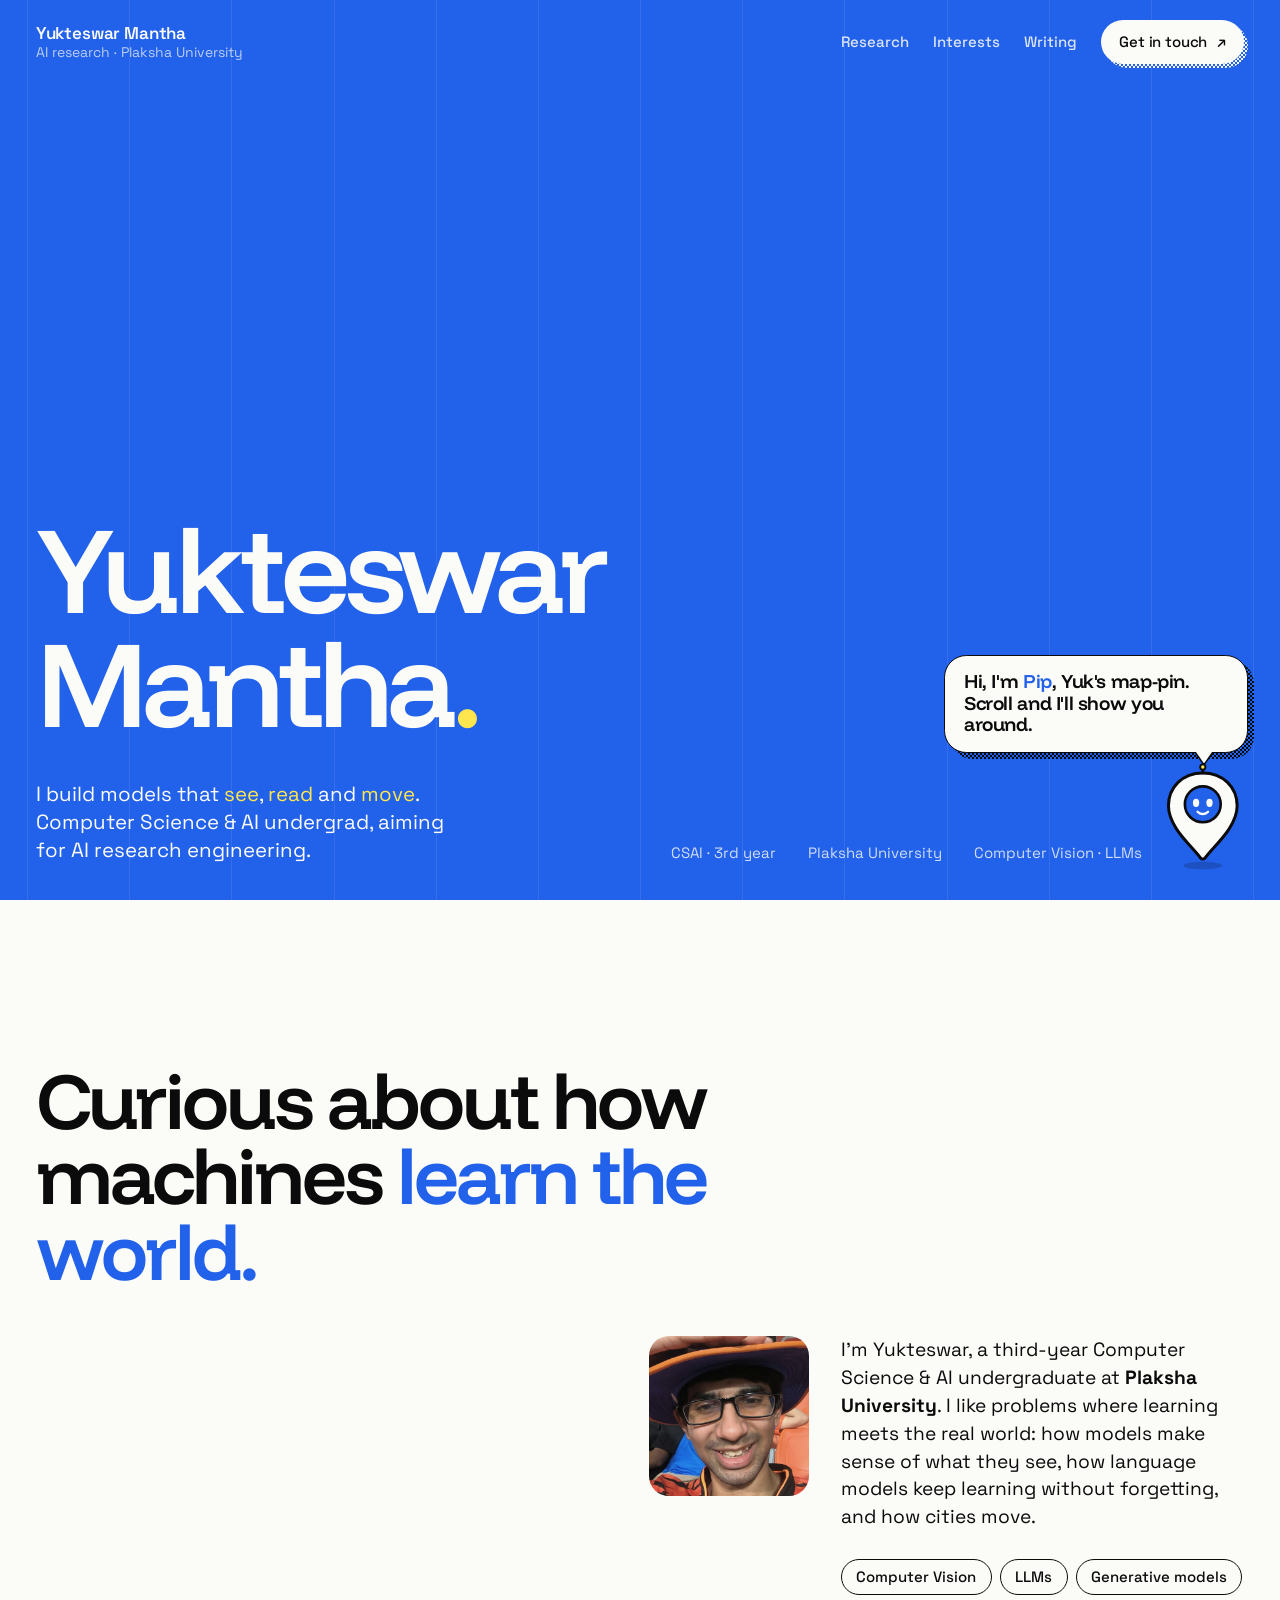
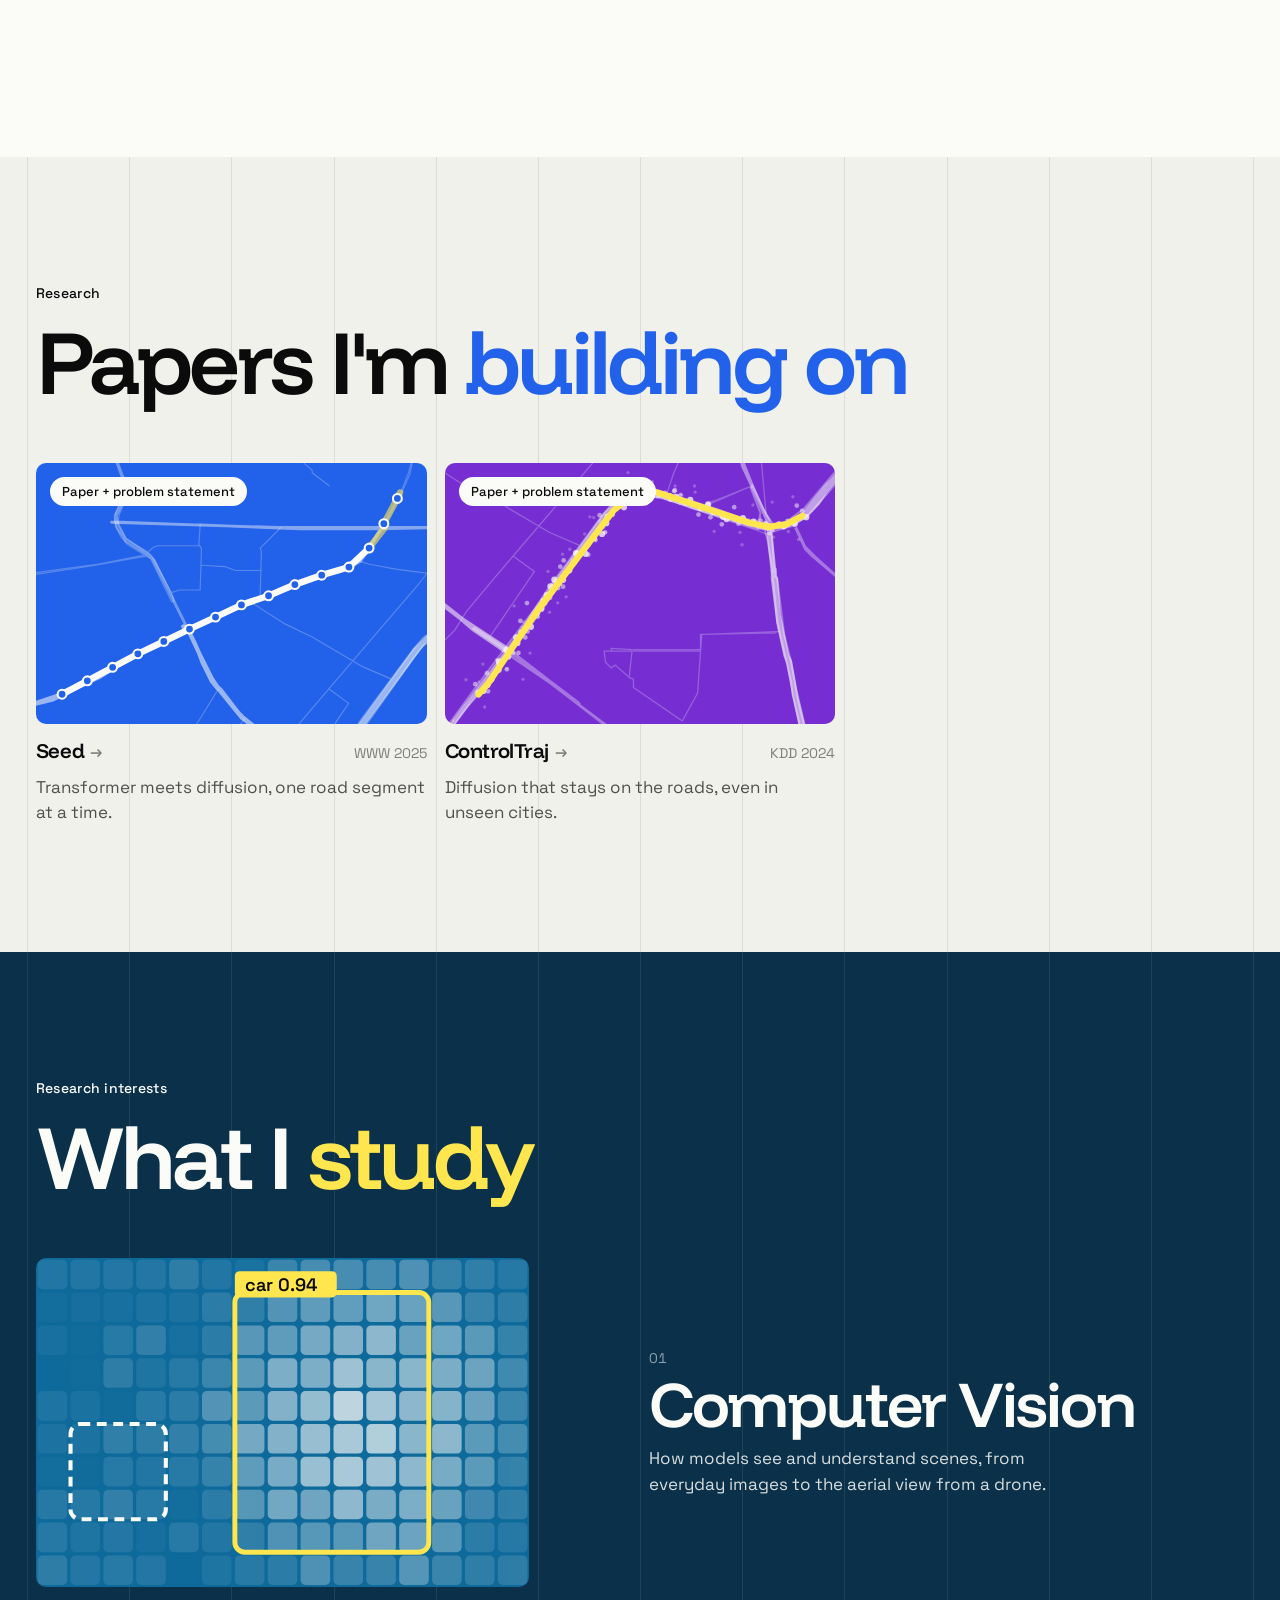
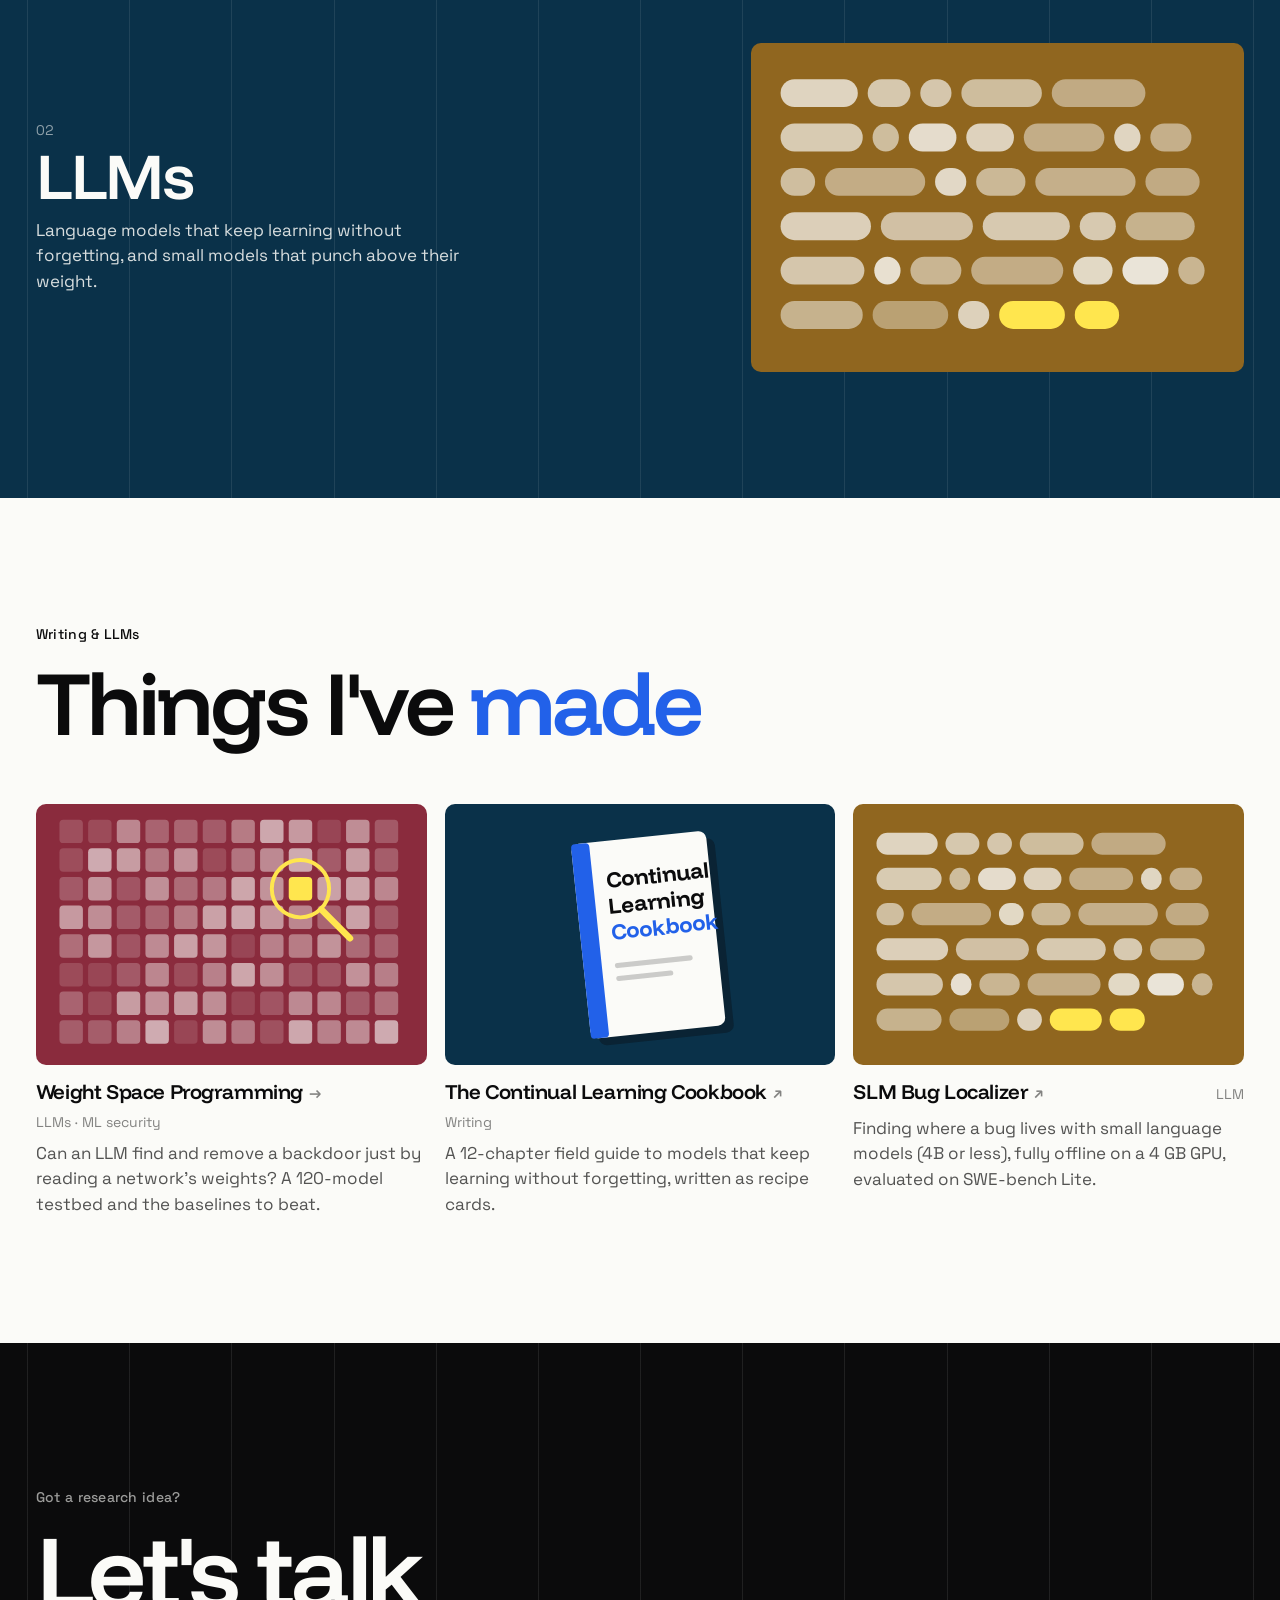
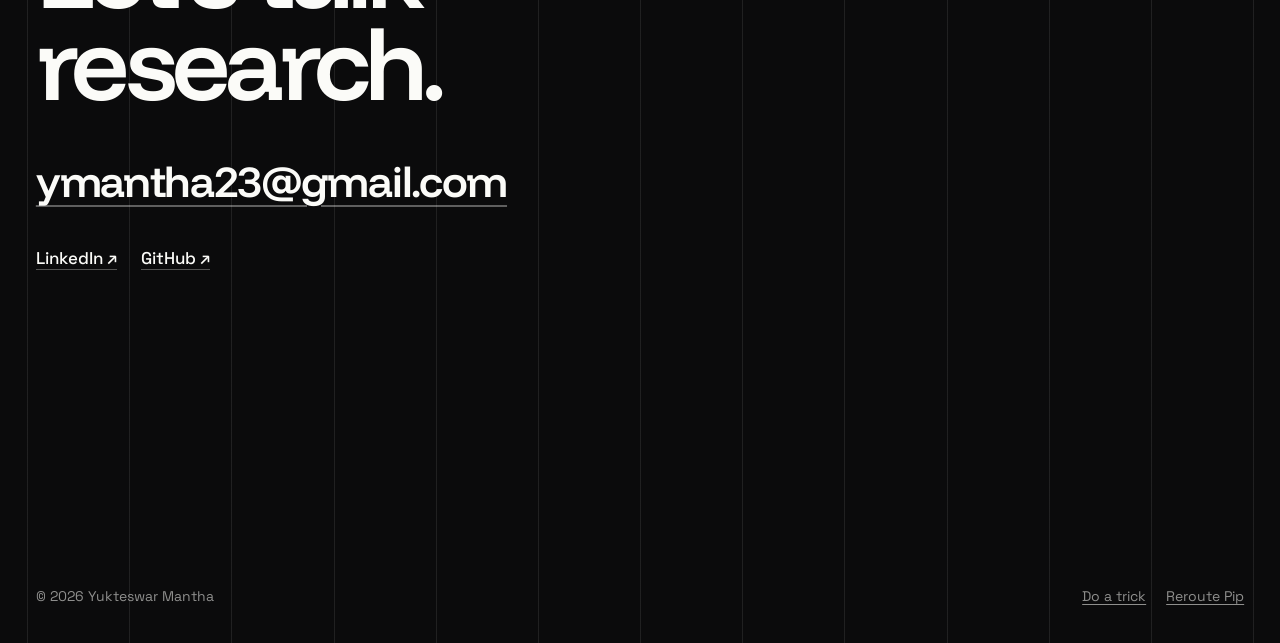
<file: index.html>
<!doctype html>
<html lang="en">
<head>
  <meta charset="utf-8" />
  <meta name="viewport" content="width=device-width, initial-scale=1" />
  <title>Yukteswar Mantha</title>
  <meta name="description" content="Yukteswar Mantha, Computer Science & AI undergrad at Plaksha University working on Computer Vision and LLMs." />
  <meta property="og:title" content="Yukteswar Mantha" />
  <meta property="og:description" content="AI research · Computer Vision · LLMs · Plaksha University" />
  <meta property="og:image" content="assets/yuk.jpg" />
  <meta name="theme-color" content="#2261e9" />
  <link rel="icon" href="assets/pip.svg" type="image/svg+xml" />
  <link rel="preconnect" href="https://fonts.googleapis.com" />
  <link rel="preconnect" href="https://fonts.gstatic.com" crossorigin />
  <link href="https://fonts.googleapis.com/css2?family=Funnel+Display:wght@300..800&family=Space+Grotesk:wght@300..700&display=swap" rel="stylesheet" />
  <link rel="stylesheet" href="css/styles.css?v=20261110" />
</head>
<body>
  <a class="skip" href="#research">Skip to research</a>

  <main>
    <!-- ───────── HERO (blue) ───────── -->
    <section class="hero bg-grid grid-page" id="top" data-say="Hi, I'm <em>Pip</em>, Yuk's map-pin. Scroll and I'll show you around." data-hold="5500">
      <header class="topbar">
        <a class="brand" href="#top">
          <b>Yukteswar Mantha</b>
          <span>AI research · Plaksha University</span>
        </a>
        <nav class="topnav" aria-label="Main">
          <a href="#research">Research</a>
          <a href="#interests">Interests</a>
          <a href="#writing">Writing</a>
          <a class="button" href="#contact">Get in touch <span class="arrow" aria-hidden="true">↗</span></a>
        </nav>
      </header>

      <h1 class="hero-title">
        <span class="line">Yukteswar</span>
        <span class="line">Mantha<em>.</em></span>
      </h1>

      <div class="hero-foot">
        <p class="hero-lede">I build models that <em>see</em>, <em>read</em> and <em>move</em>.<br />Computer Science &amp; AI undergrad, aiming for AI research engineering.</p>
        <p class="hero-meta">
          <span>CSAI · 3rd year</span>
          <span>Plaksha University</span>
          <span>Computer Vision · LLMs</span>
        </p>
      </div>
    </section>

    <!-- ───────── ABOUT (paper) ───────── -->
    <section class="about grid-page" id="about" data-say="Yuk works on <em>Computer Vision</em> and <em>LLMs</em>. Roads, lately.">
      <h2 class="statement reveal">
        Curious about how machines <span class="text-blue">learn the world.</span>
      </h2>
      <div class="about-body reveal">
        <figure class="portrait">
          <img src="assets/yuk.jpg" alt="Portrait of Yukteswar Mantha" width="520" height="520" loading="lazy" />
        </figure>
        <p>
          I'm Yukteswar, a third-year Computer Science &amp; AI undergraduate at
          <strong>Plaksha University</strong>. I like problems where learning meets the real world:
          how models make sense of what they see, how language models keep learning without
          forgetting, and how cities move.
        </p>
        <ul class="tags" aria-label="Research interests">
          <li>Computer Vision</li>
          <li>LLMs</li>
          <li>Generative models</li>
        </ul>
      </div>
    </section>

    <!-- ───────── RESEARCH (stone) ───────── -->
    <section class="research bg-grid" id="research" data-say="Two papers Yuk is <em>building on</em>. Tap one for the full story.">
      <div class="grid-page">
        <p class="eyebrow section-eyebrow reveal">Research</p>
        <h2 class="section-title work-title reveal">Papers I'm <span class="text-blue">building on</span></h2>
      </div>
      <div class="grid-page card-grid two" id="researchGrid"></div>
    </section>

    <!-- ───────── INTERESTS (navy) ───────── -->
    <section class="interests bg-grid" id="interests" data-say="Two things Yuk could talk about <em>for hours</em>.">
      <div class="grid-page">
        <p class="eyebrow section-eyebrow reveal">Research interests</p>
        <h2 class="section-title reveal">What I <span class="text-yellow">study</span></h2>
      </div>
      <div class="grid-page interest-list" id="interestList"></div>
    </section>

    <!-- ───────── WRITING & LLMs (paper) ───────── -->
    <section class="writing" id="writing" data-say="A cookbook for models that <em>don't forget</em>. Yum.">
      <div class="grid-page">
        <p class="eyebrow section-eyebrow reveal">Writing &amp; LLMs</p>
        <h2 class="section-title reveal">Things I've <span class="text-blue">made</span></h2>
      </div>
      <div class="grid-page card-grid two" id="workGrid"></div>
    </section>

    <!-- ───────── CONTACT (ink) ───────── -->
    <section class="contact bg-grid grid-page" id="contact" data-say="Write anytime. <em>Click</em> the email and it's copied.">
      <div class="contact-main">
        <p class="eyebrow">Got a research idea?</p>
        <h2 class="contact-title">Let's talk<br />research.</h2>
        <button class="mail" id="mail" type="button" data-email="ymantha23@gmail.com">
          <span class="mail-text">ymantha23@gmail.com</span>
          <span class="mail-copied" aria-live="polite"></span>
        </button>
        <ul class="socials">
          <li><a href="https://www.linkedin.com/in/yukteswar-mantha/" target="_blank" rel="noopener">LinkedIn <span aria-hidden="true">↗</span></a></li>
          <li><a href="https://github.com/yukteswar23" target="_blank" rel="noopener">GitHub <span aria-hidden="true">↗</span></a></li>
        </ul>
      </div>
      <footer class="footer">
        <span>© 2026 Yukteswar Mantha</span>
        <span class="footer-actions">
          <button type="button" class="linkish" id="trickBtn">Do a trick</button>
          <button type="button" class="linkish" id="rerouteBtn">Reroute Pip</button>
        </span>
      </footer>
    </section>
  </main>

  <!--PIP-->
  <div class="mascot" id="mascot">
    <div class="bubble" id="bubble" role="status" aria-live="polite">
      <div class="bubble-body"><p id="bubbleText"></p></div>
      <span class="bubble-tail" aria-hidden="true"></span>
    </div>
    <button class="pip" id="pip" type="button" aria-label="Pip the map-pin mascot. Click for a trick.">
      <span class="pip-burst" aria-hidden="true"><i></i><i></i><i></i><i></i><i></i><i></i><i></i><i></i></span>
      <svg viewBox="0 0 120 140" aria-hidden="true">
        <ellipse class="pip-shadow" cx="60" cy="132" rx="26" ry="5" />
        <g class="pip-body">
          <path class="pip-fill" d="M60 8C33 8 14 27 14 52c0 30 34 56 43 70a4 4 0 0 0 6 0c9-14 43-40 43-70C106 27 87 8 60 8Z" />
          <path class="pip-ring" d="M60 26a24 24 0 1 1 0 48a24 24 0 1 1 0-48Z" />
          <g class="pip-eyes"><ellipse cx="51" cy="48" rx="4.2" ry="5.6" /><ellipse cx="69" cy="48" rx="4.2" ry="5.6" /></g>
          <path class="pip-mouth" d="M53 60q7 6 14 0" />
          <circle class="pip-cheek" cx="43" cy="58" r="3.4" />
          <circle class="pip-cheek" cx="77" cy="58" r="3.4" />
          <path class="pip-antenna" d="M60 8V0" />
          <circle class="pip-led" cx="60" cy="0" r="3.5" />
        </g>
      </svg>
    </button>
  </div>
  <!--/PIP-->

  <script src="js/content.js?v=20261110"></script>
  <script src="js/gurgaon-roads.js?v=20261110"></script>
  <script src="js/map.js?v=20261110"></script>
  <script src="js/site.js?v=20261110"></script>
  <script src="js/home.js?v=20261110"></script>
</body>
</html>
</file>
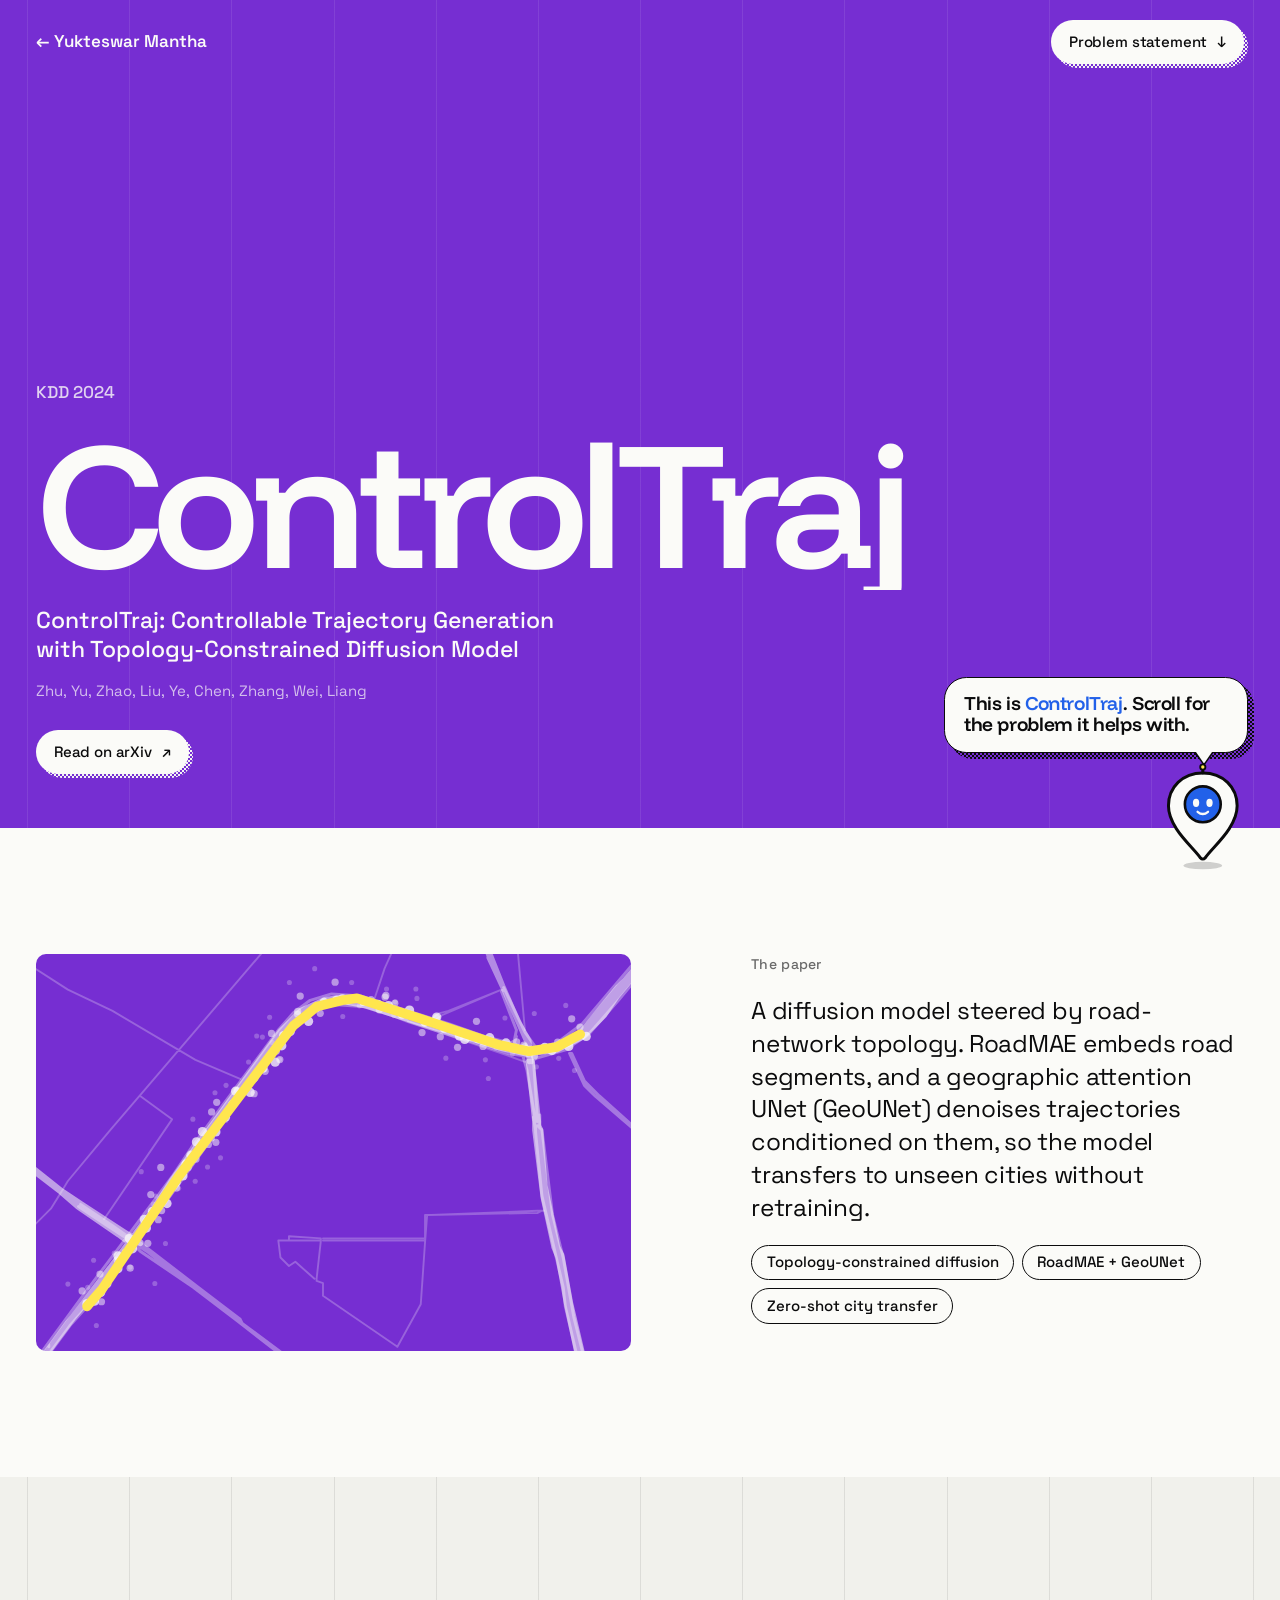
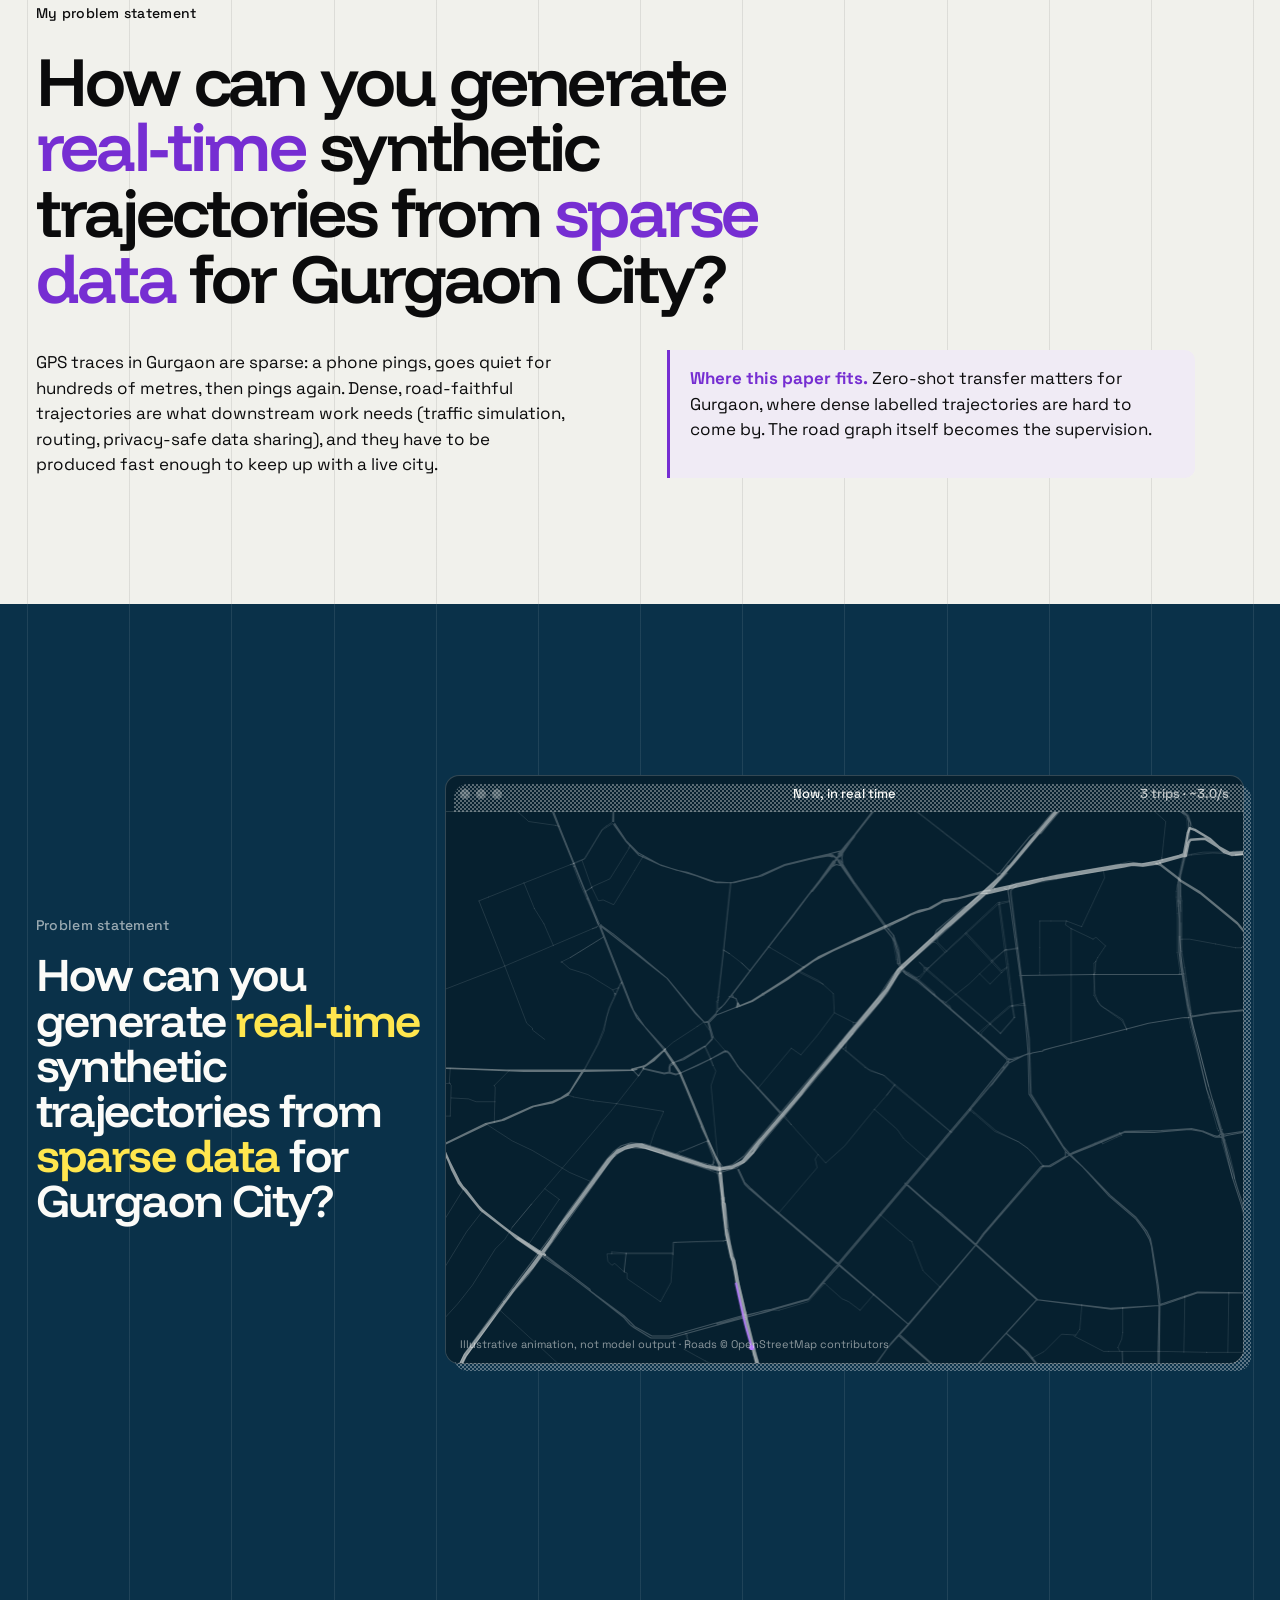
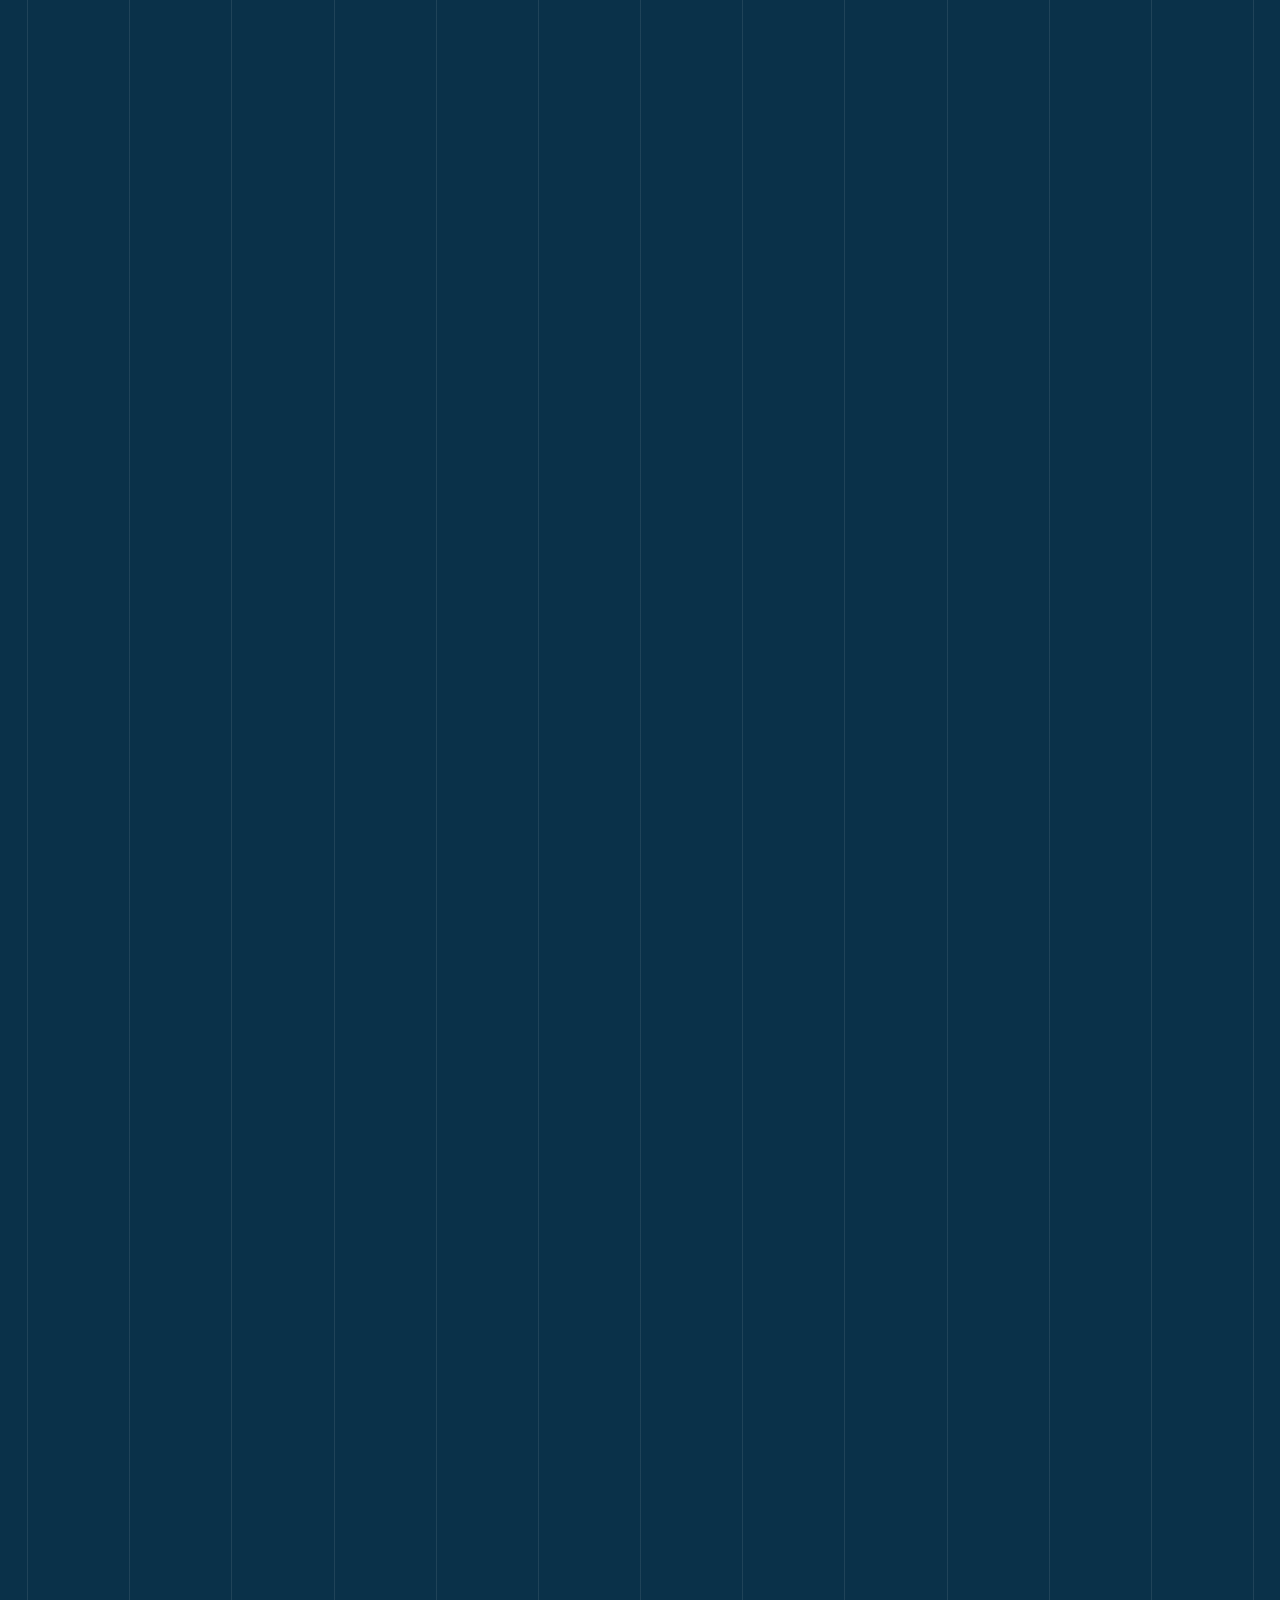
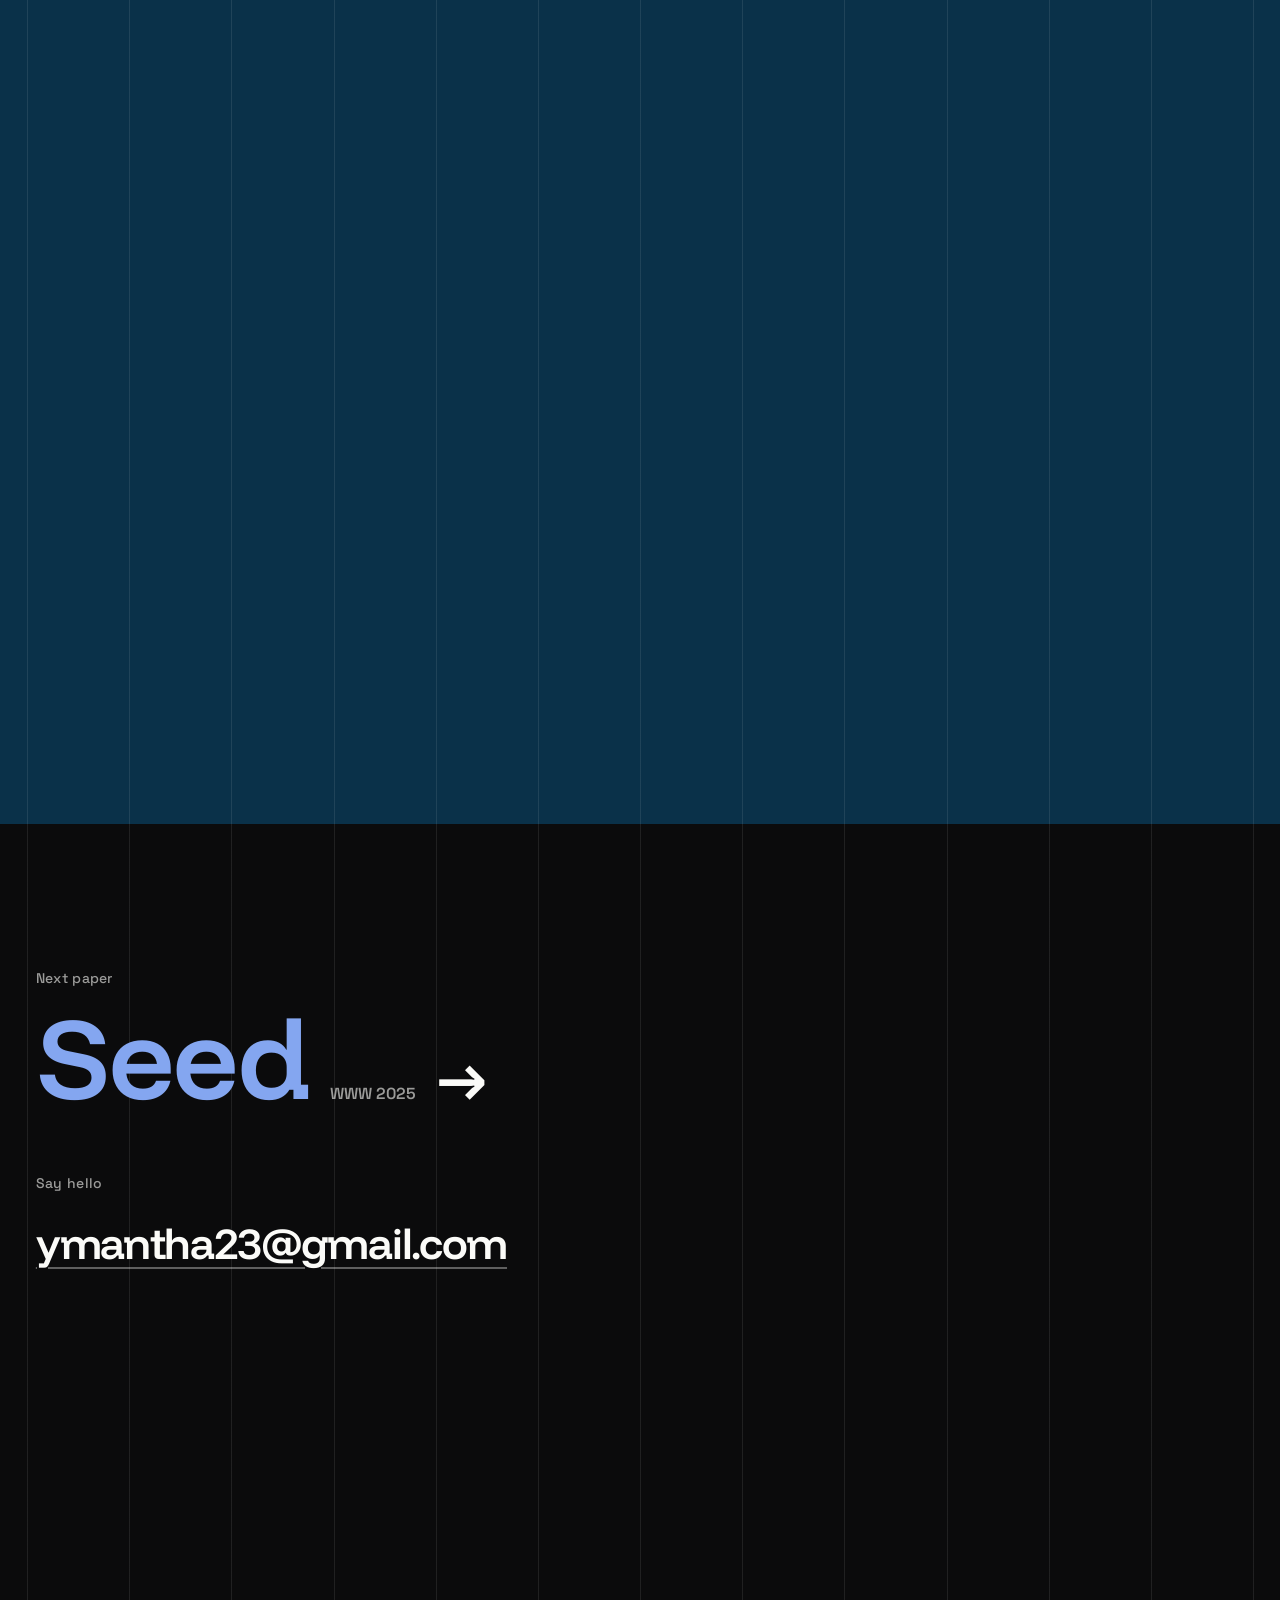
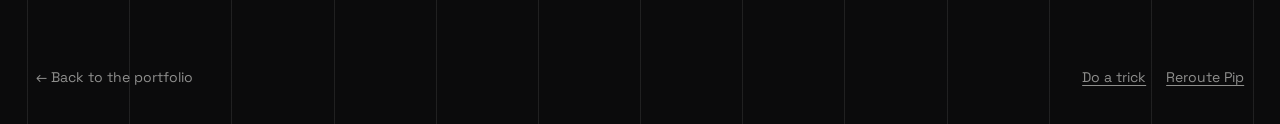
<file: controltraj.html>
<!doctype html>
<html lang="en">
<head>
  <meta charset="utf-8" />
  <meta name="viewport" content="width=device-width, initial-scale=1" />
  <title>ControlTraj · Yukteswar Mantha</title>
  <meta name="description" content="ControlTraj (KDD 2024) and my problem statement: real-time synthetic trajectories from sparse data for Gurgaon." />
  <meta name="theme-color" content="#0a3149" />
  <link rel="icon" href="assets/pip.svg" type="image/svg+xml" />
  <link rel="preconnect" href="https://fonts.googleapis.com" />
  <link rel="preconnect" href="https://fonts.gstatic.com" crossorigin />
  <link href="https://fonts.googleapis.com/css2?family=Funnel+Display:wght@300..800&family=Space+Grotesk:wght@300..700&display=swap" rel="stylesheet" />
  <link rel="stylesheet" href="css/styles.css?v=20261110" />
</head>
<body data-paper="controltraj">
  <a class="skip" href="#problem">Skip to the problem statement</a>

  <main>
    <!-- ───────── PAPER HERO (accent colour) ───────── -->
    <section class="paper-hero bg-grid grid-page" data-hold="6000">
      <header class="topbar">
        <a class="back" href="index.html#research"><span aria-hidden="true">←</span> Yukteswar Mantha</a>
        <a class="button" href="#problem">Problem statement <span class="arrow" aria-hidden="true">↓</span></a>
      </header>
      <div class="paper-hero-main">
        <p class="paper-venue-big" id="pVenue"></p>
        <h1 class="hero-title paper-hero-title"><span class="line" id="pShort"></span></h1>
        <p class="paper-hero-full" id="pTitle"></p>
        <p class="paper-hero-authors" id="pAuthors"></p>
        <a class="button" id="pLink" href="#" target="_blank" rel="noopener"><span id="pLinkLabel">Read the paper</span> <span class="arrow" aria-hidden="true">↗</span></a>
      </div>
    </section>

    <!-- ───────── THE PAPER (paper) ───────── -->
    <section class="paper-detail grid-page" data-say="The short version: <em>what it does</em>, and why I care.">
      <div class="paper-art reveal" id="pArt"></div>
      <div class="paper-text reveal">
        <p class="eyebrow">The paper</p>
        <p class="paper-summary big" id="pSummary"></p>
        <ul class="paper-ideas" id="pIdeas"></ul>
      </div>
    </section>

    <!-- ───────── PROBLEM STATEMENT INTRO (stone) ───────── -->
    <section class="problem-intro bg-grid grid-page" id="problem" data-say="This is the question Yuk is <em>chasing</em>.">
      <p class="eyebrow reveal">My problem statement</p>
      <h2 class="problem-q reveal" id="probQ"></h2>
      <div class="problem-cols reveal">
        <p id="probContext"></p>
        <p class="paper-why"><b>Where this paper fits.</b> <span id="pWhy"></span></p>
      </div>
    </section>

    <!-- ───────── TOUR (navy, pinned) ───────── -->
    <section class="tour bg-grid" id="tour" data-say-hook aria-label="Animated walkthrough of the problem">
      <div class="tour-stage grid-page">
        <div class="tour-head">
          <p class="eyebrow">Problem statement</p>
          <h2 class="tour-q" id="tourQuestion"></h2>
          <ol class="tour-progress" id="tourProgress" aria-hidden="true"></ol>
        </div>
        <div class="tour-screen-wrap">
          <div class="tour-screen">
            <div class="screen-bar">
              <span class="dots" aria-hidden="true"><i></i><i></i><i></i></span>
              <span class="screen-title" id="tourTitle"></span>
              <span class="screen-stat" id="tourStat"></span>
            </div>
            <canvas id="map" role="img" aria-label="Animated map of Gurgaon's major roads with sparse GPS points and generated trajectories"></canvas>
            <p class="screen-note">Illustrative animation, not model output · Roads © OpenStreetMap contributors</p>
          </div>
        </div>
      </div>
      <div class="tour-steps" id="tourSteps"></div>
    </section>

    <!-- ───────── NEXT + CONTACT (ink) ───────── -->
    <section class="contact contact-short bg-grid grid-page" id="contact" data-say="Want the <em>other paper</em>? It's right there.">
      <div class="contact-main">
        <p class="eyebrow">Next paper</p>
        <a class="next-paper" id="nextPaper" href="#">
          <span class="next-name" id="nextName"></span>
          <span class="next-venue" id="nextVenue"></span>
          <span class="arrow" aria-hidden="true">→</span>
        </a>
        <p class="eyebrow contact-gap">Say hello</p>
        <button class="mail" id="mail" type="button" data-email="ymantha23@gmail.com">
          <span class="mail-text">ymantha23@gmail.com</span>
          <span class="mail-copied" aria-live="polite"></span>
        </button>
      </div>
      <footer class="footer">
        <a href="index.html">← Back to the portfolio</a>
        <span class="footer-actions">
          <button type="button" class="linkish" id="trickBtn">Do a trick</button>
          <button type="button" class="linkish" id="rerouteBtn">Reroute Pip</button>
        </span>
      </footer>
    </section>
  </main>

  <!--PIP-->
  <div class="mascot" id="mascot">
    <div class="bubble" id="bubble" role="status" aria-live="polite">
      <div class="bubble-body"><p id="bubbleText"></p></div>
      <span class="bubble-tail" aria-hidden="true"></span>
    </div>
    <button class="pip" id="pip" type="button" aria-label="Pip the map-pin mascot. Click for a trick.">
      <span class="pip-burst" aria-hidden="true"><i></i><i></i><i></i><i></i><i></i><i></i><i></i><i></i></span>
      <svg viewBox="0 0 120 140" aria-hidden="true">
        <ellipse class="pip-shadow" cx="60" cy="132" rx="26" ry="5" />
        <g class="pip-body">
          <path class="pip-fill" d="M60 8C33 8 14 27 14 52c0 30 34 56 43 70a4 4 0 0 0 6 0c9-14 43-40 43-70C106 27 87 8 60 8Z" />
          <path class="pip-ring" d="M60 26a24 24 0 1 1 0 48a24 24 0 1 1 0-48Z" />
          <g class="pip-eyes"><ellipse cx="51" cy="48" rx="4.2" ry="5.6" /><ellipse cx="69" cy="48" rx="4.2" ry="5.6" /></g>
          <path class="pip-mouth" d="M53 60q7 6 14 0" />
          <circle class="pip-cheek" cx="43" cy="58" r="3.4" />
          <circle class="pip-cheek" cx="77" cy="58" r="3.4" />
          <path class="pip-antenna" d="M60 8V0" />
          <circle class="pip-led" cx="60" cy="0" r="3.5" />
        </g>
      </svg>
    </button>
  </div>
  <!--/PIP-->

  <script src="js/content.js?v=20261110"></script>
  <script src="js/gurgaon-roads.js?v=20261110"></script>
  <script src="js/map.js?v=20261110"></script>
  <script src="js/site.js?v=20261110"></script>
  <script src="js/paper.js?v=20261110"></script>
</body>
</html>
</file>
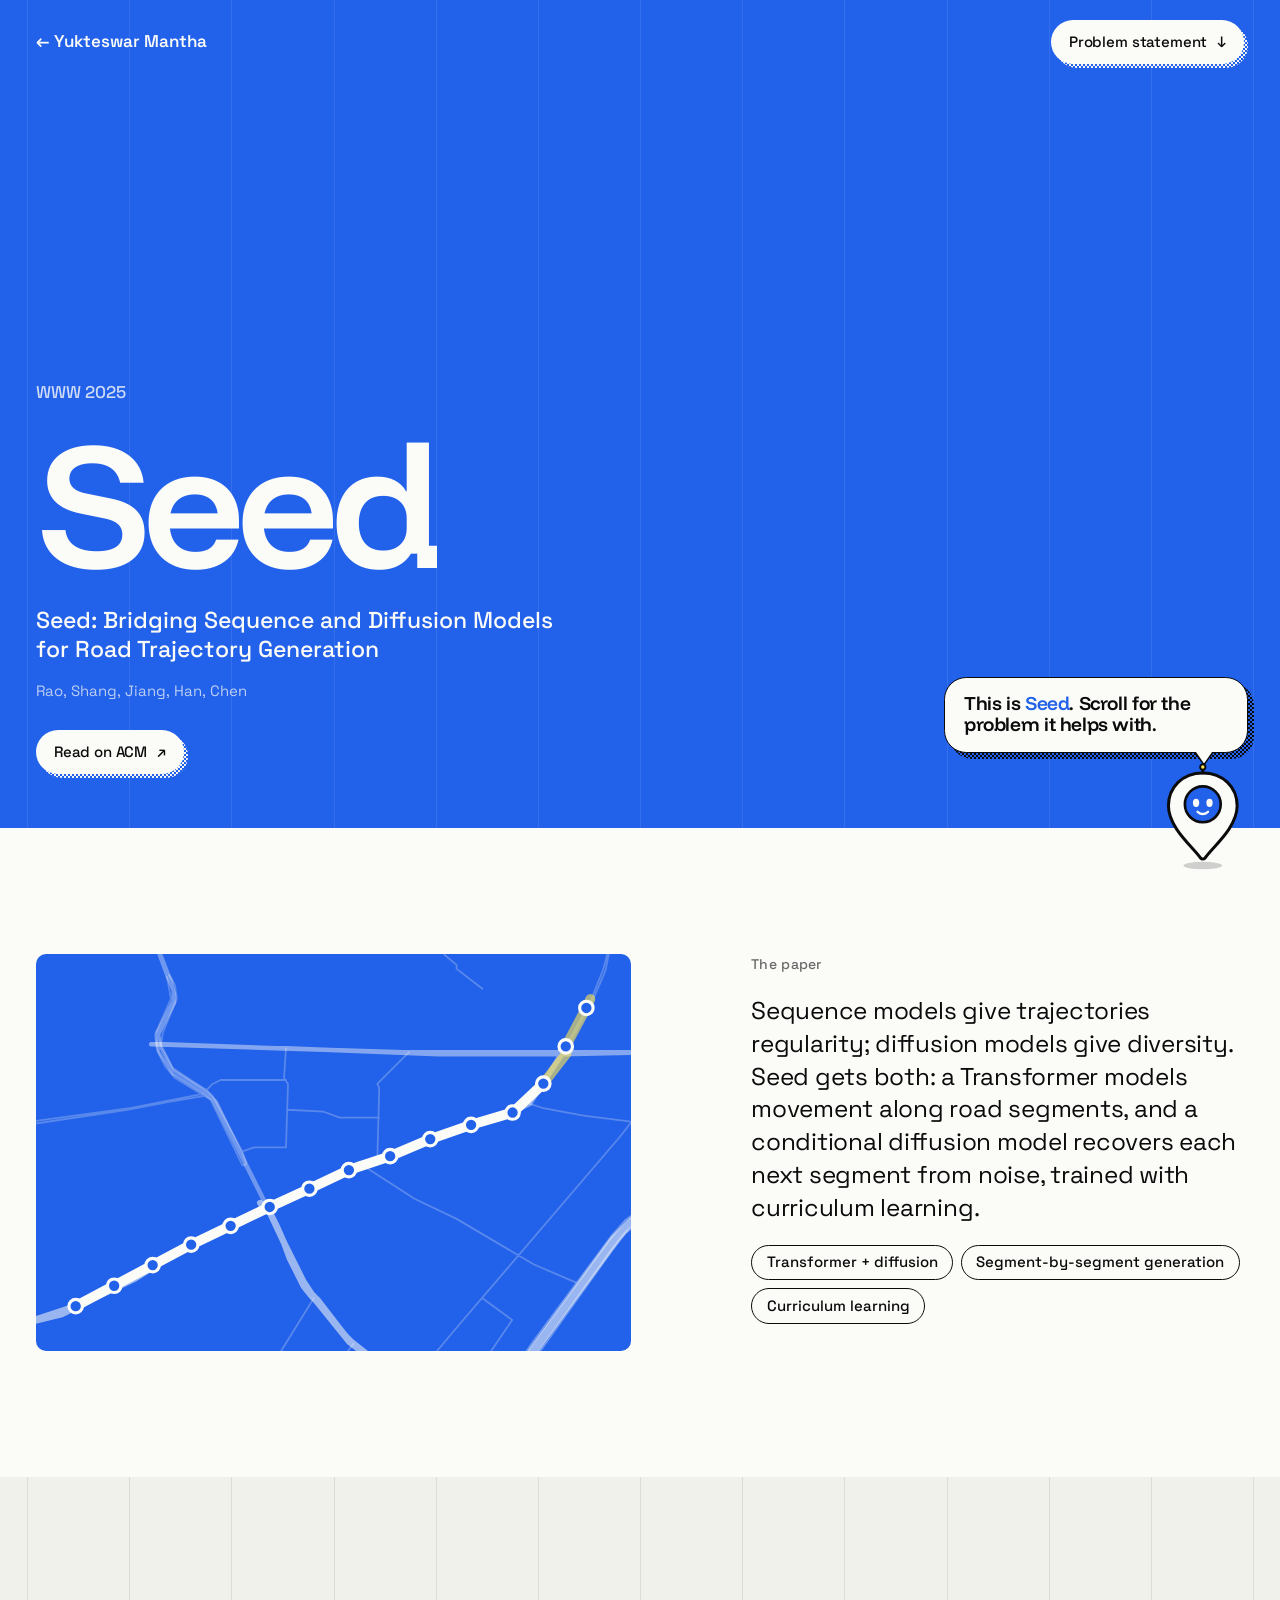
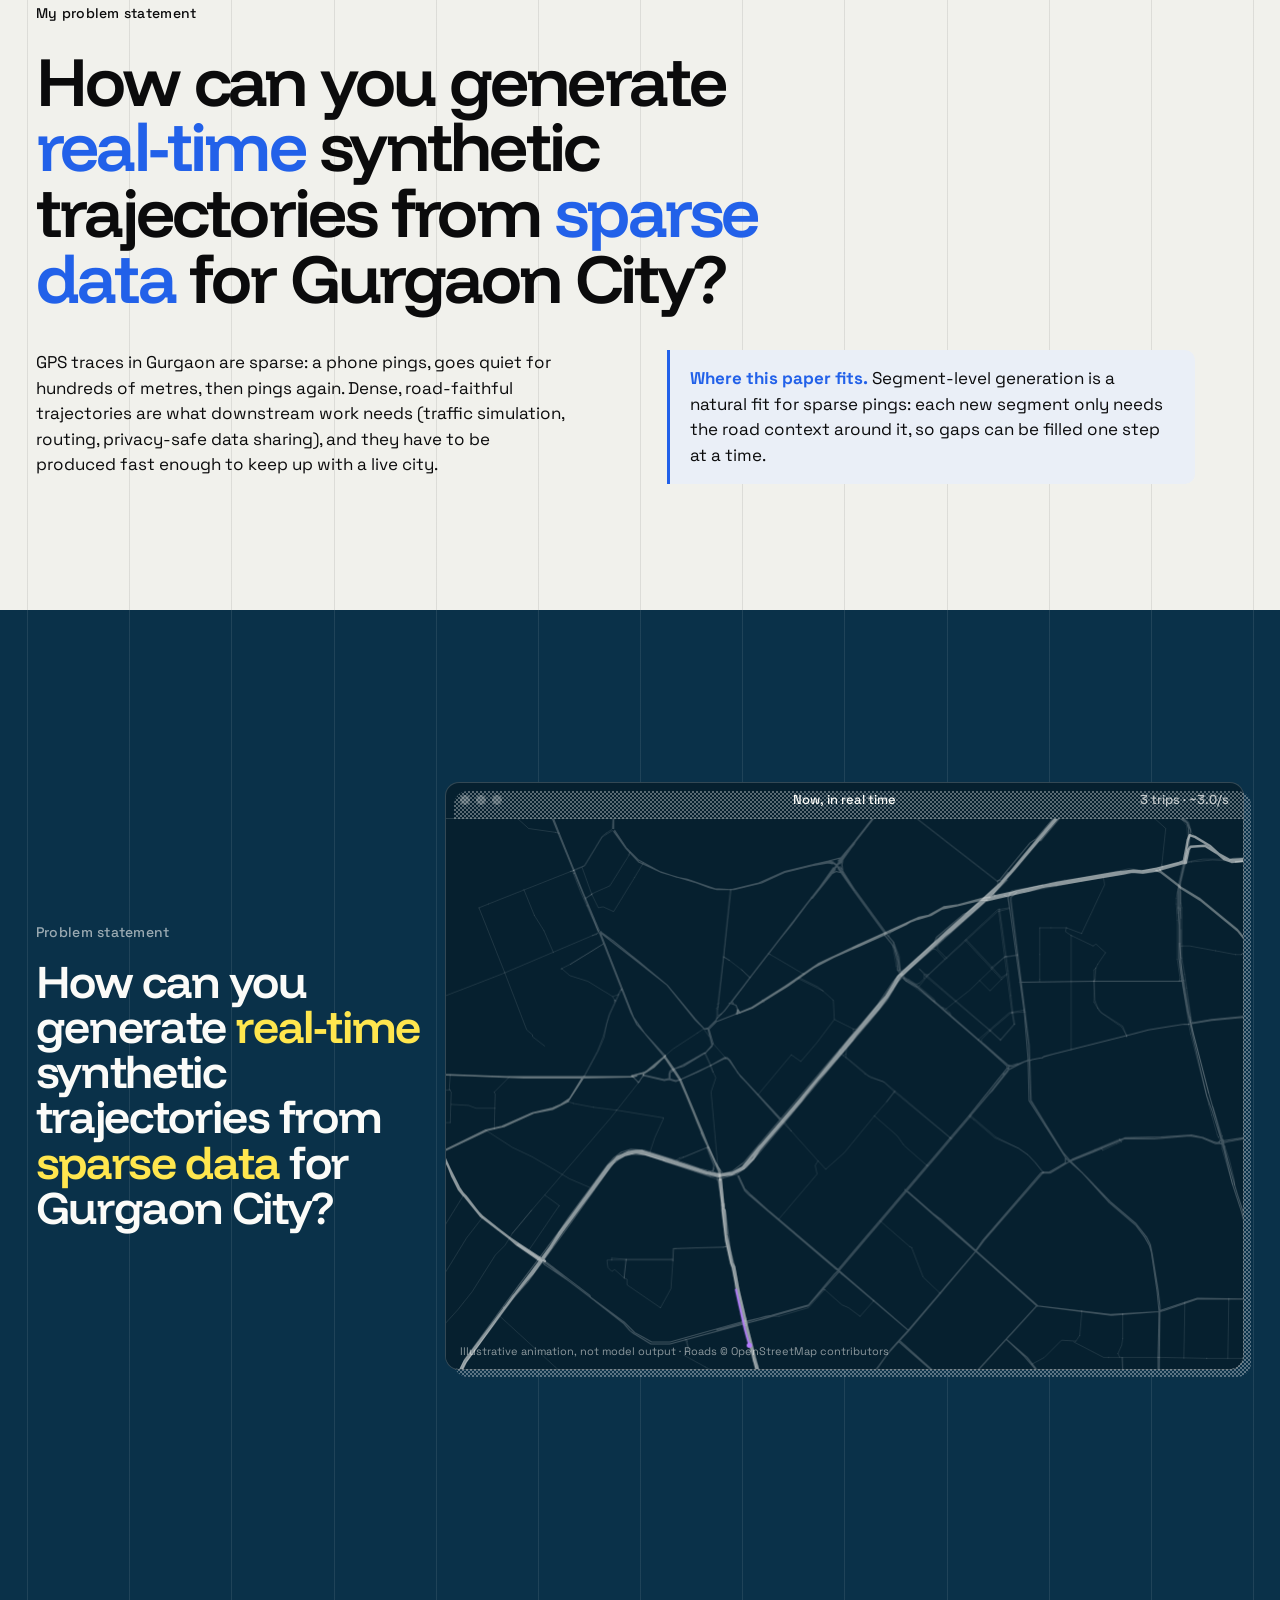
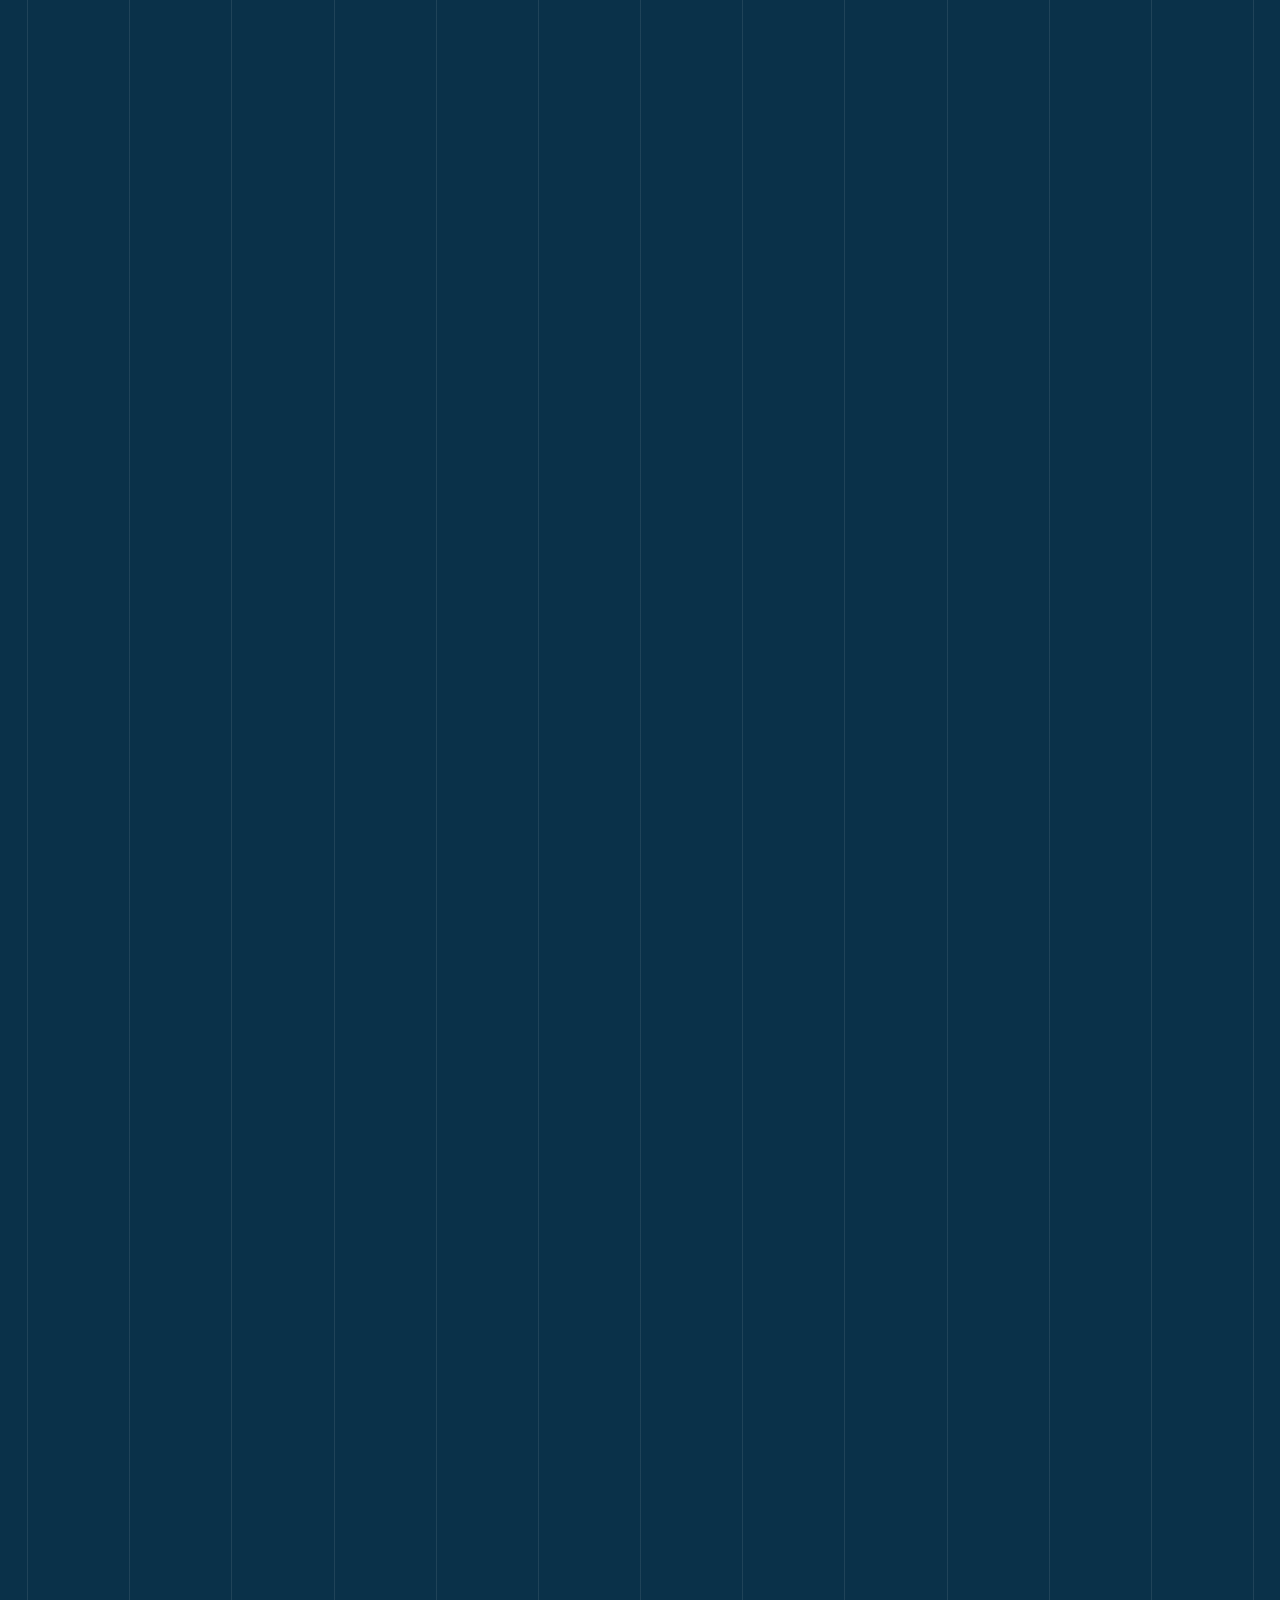
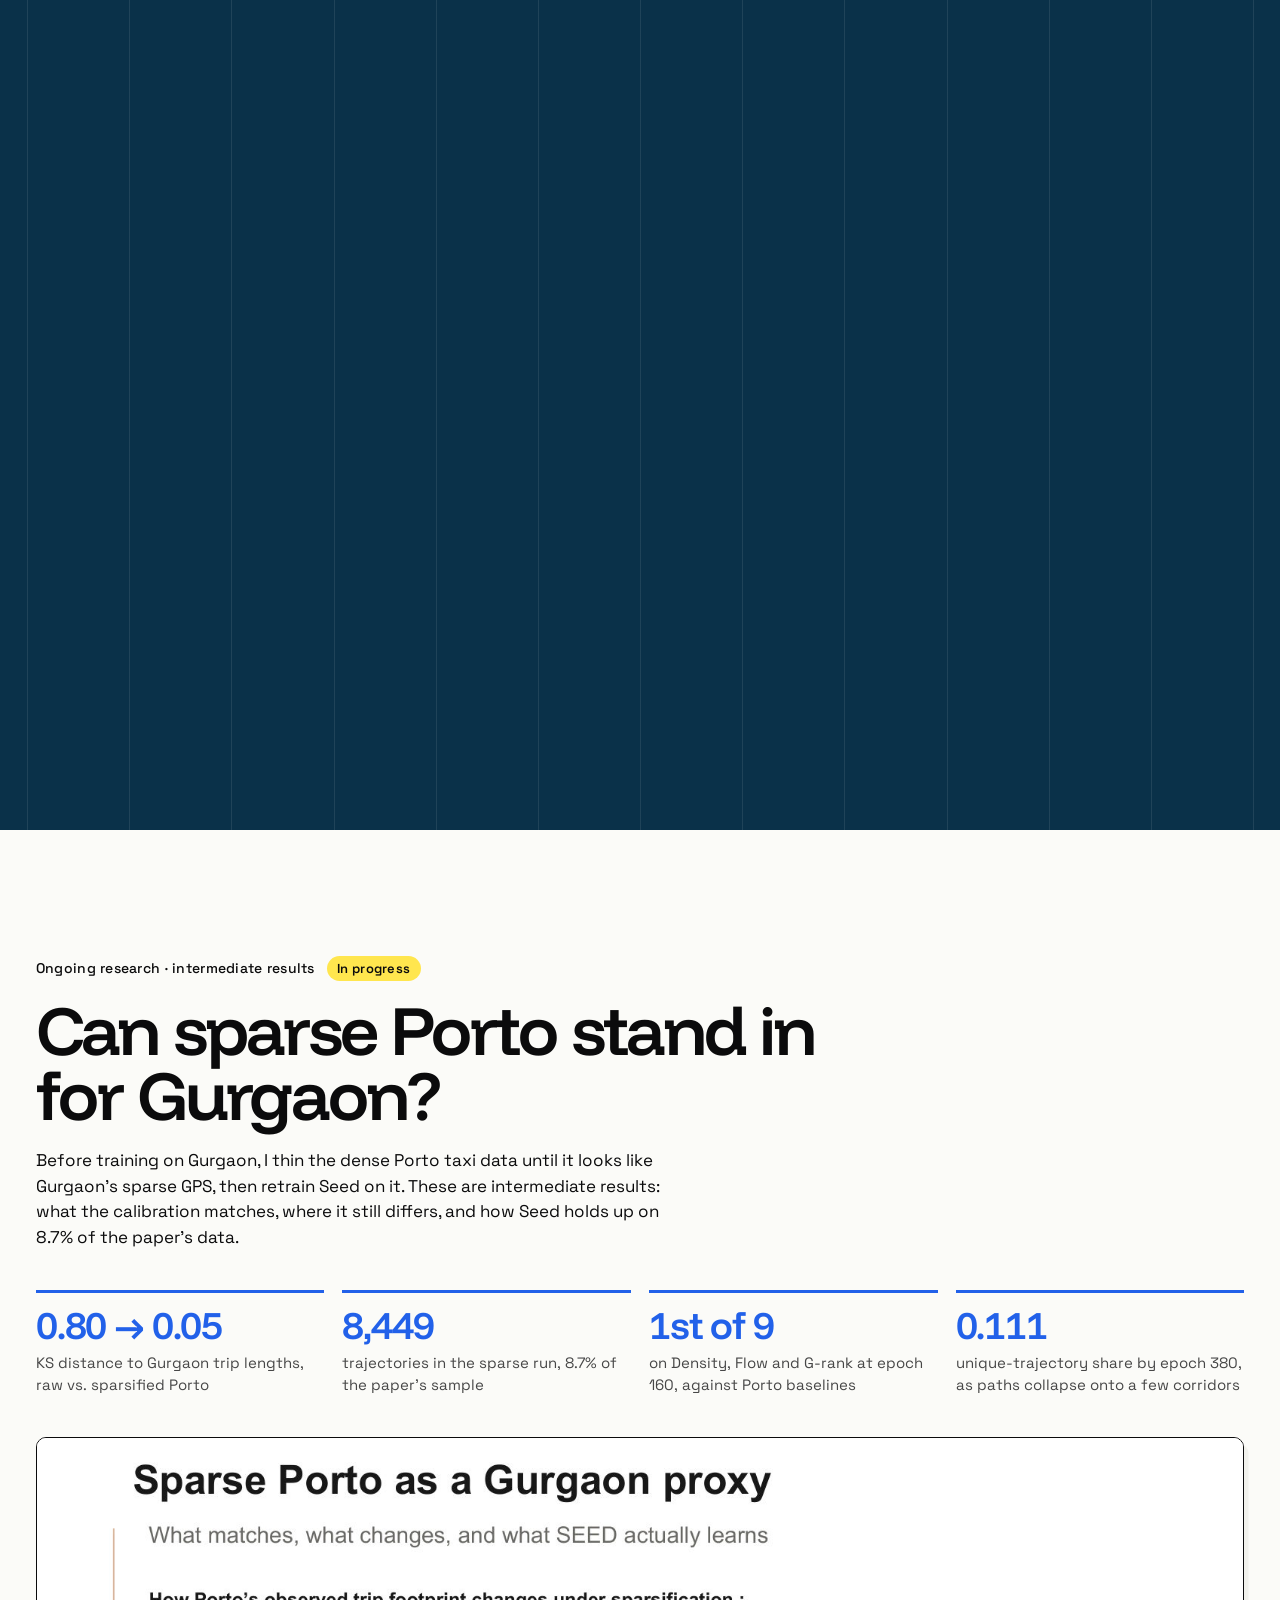
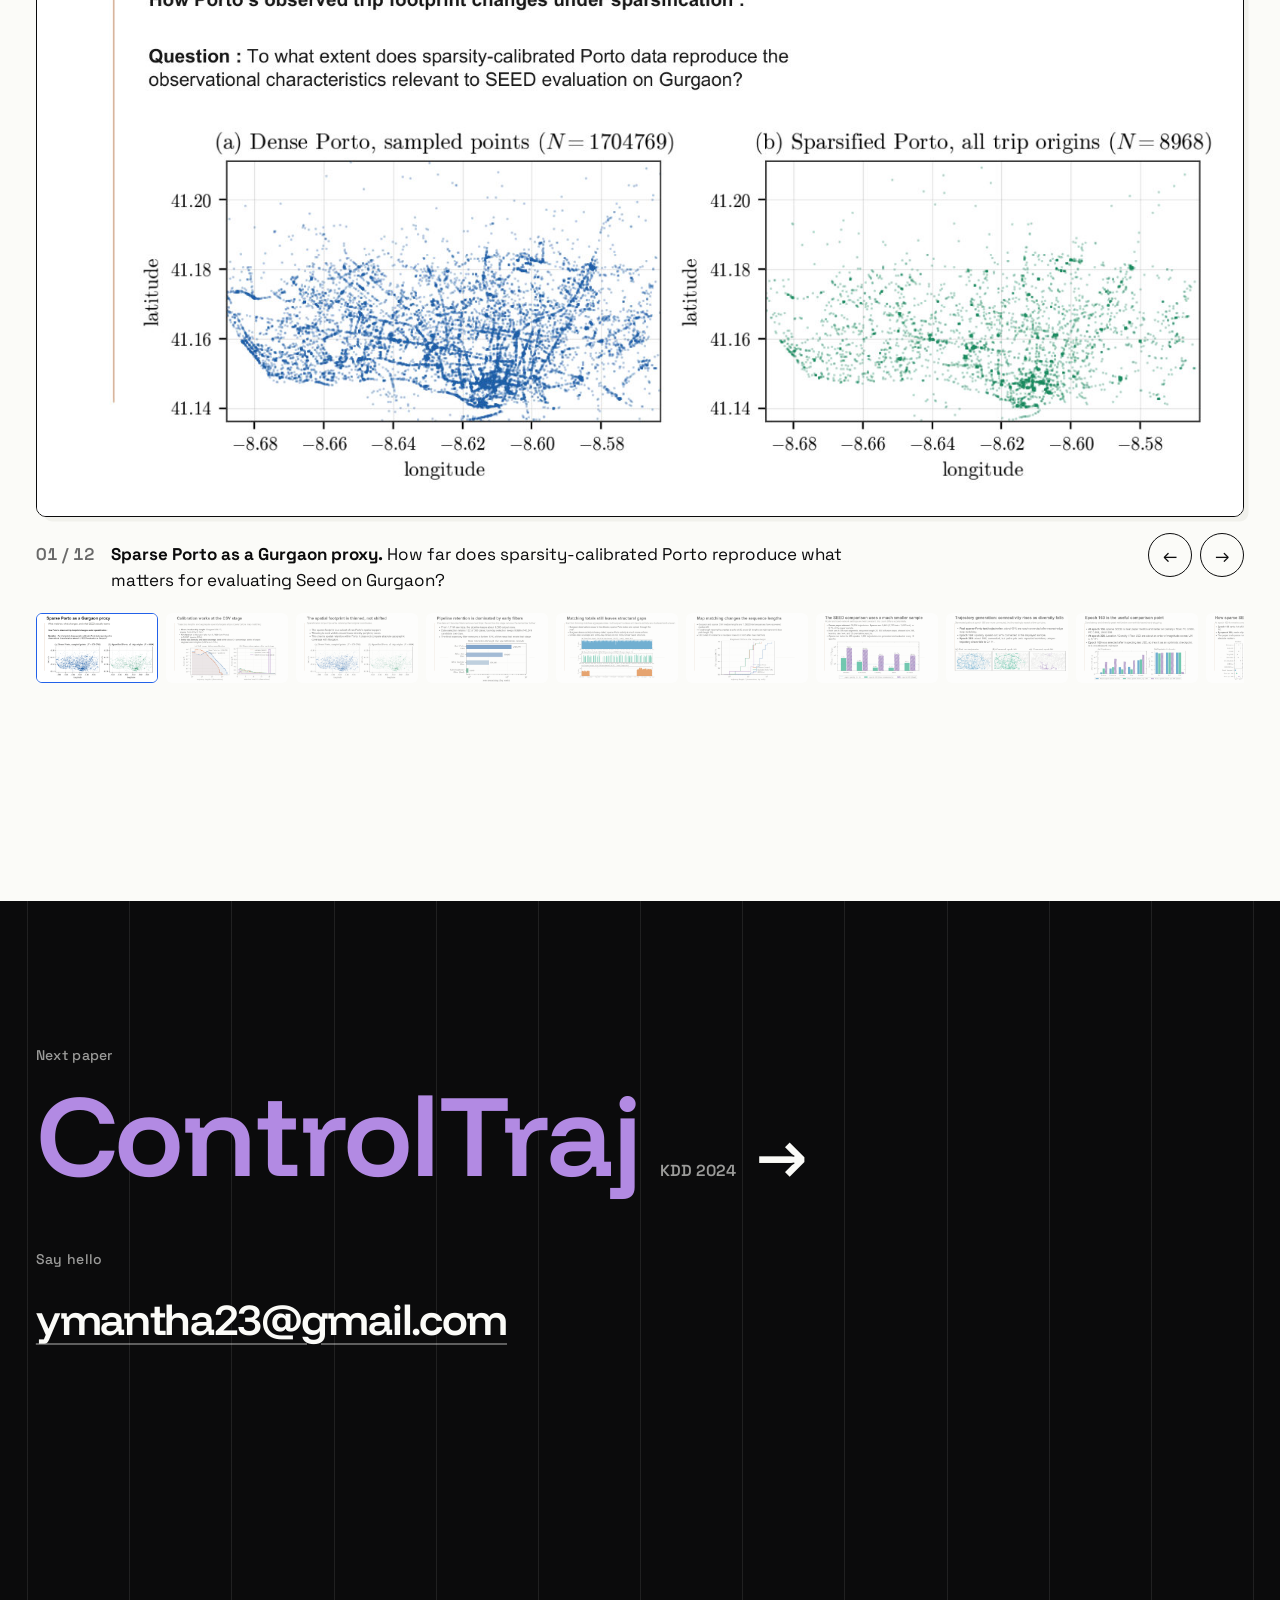
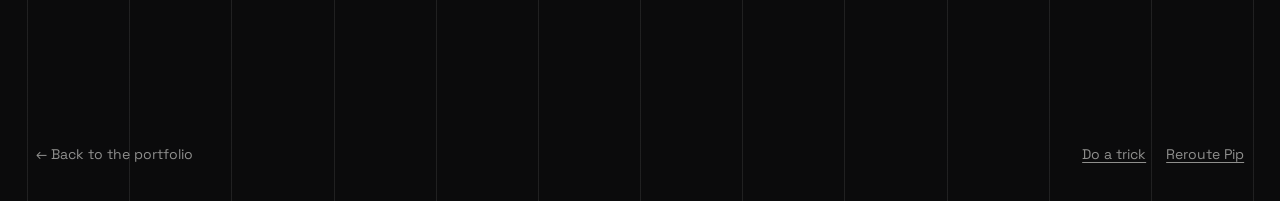
<file: seed.html>
<!doctype html>
<html lang="en">
<head>
  <meta charset="utf-8" />
  <meta name="viewport" content="width=device-width, initial-scale=1" />
  <title>Seed · Yukteswar Mantha</title>
  <meta name="description" content="Seed (WWW 2025) and my problem statement: real-time synthetic trajectories from sparse data for Gurgaon." />
  <meta name="theme-color" content="#0a3149" />
  <link rel="icon" href="assets/pip.svg" type="image/svg+xml" />
  <link rel="preconnect" href="https://fonts.googleapis.com" />
  <link rel="preconnect" href="https://fonts.gstatic.com" crossorigin />
  <link href="https://fonts.googleapis.com/css2?family=Funnel+Display:wght@300..800&family=Space+Grotesk:wght@300..700&display=swap" rel="stylesheet" />
  <link rel="stylesheet" href="css/styles.css?v=20261110" />
</head>
<body data-paper="seed">
  <a class="skip" href="#problem">Skip to the problem statement</a>

  <main>
    <!-- ───────── PAPER HERO (accent colour) ───────── -->
    <section class="paper-hero bg-grid grid-page" data-hold="6000">
      <header class="topbar">
        <a class="back" href="index.html#research"><span aria-hidden="true">←</span> Yukteswar Mantha</a>
        <a class="button" href="#problem">Problem statement <span class="arrow" aria-hidden="true">↓</span></a>
      </header>
      <div class="paper-hero-main">
        <p class="paper-venue-big" id="pVenue"></p>
        <h1 class="hero-title paper-hero-title"><span class="line" id="pShort"></span></h1>
        <p class="paper-hero-full" id="pTitle"></p>
        <p class="paper-hero-authors" id="pAuthors"></p>
        <a class="button" id="pLink" href="#" target="_blank" rel="noopener"><span id="pLinkLabel">Read the paper</span> <span class="arrow" aria-hidden="true">↗</span></a>
      </div>
    </section>

    <!-- ───────── THE PAPER (paper) ───────── -->
    <section class="paper-detail grid-page" data-say="The short version: <em>what it does</em>, and why I care.">
      <div class="paper-art reveal" id="pArt"></div>
      <div class="paper-text reveal">
        <p class="eyebrow">The paper</p>
        <p class="paper-summary big" id="pSummary"></p>
        <ul class="paper-ideas" id="pIdeas"></ul>
      </div>
    </section>

    <!-- ───────── PROBLEM STATEMENT INTRO (stone) ───────── -->
    <section class="problem-intro bg-grid grid-page" id="problem" data-say="This is the question Yuk is <em>chasing</em>.">
      <p class="eyebrow reveal">My problem statement</p>
      <h2 class="problem-q reveal" id="probQ"></h2>
      <div class="problem-cols reveal">
        <p id="probContext"></p>
        <p class="paper-why"><b>Where this paper fits.</b> <span id="pWhy"></span></p>
      </div>
    </section>

    <!-- ───────── TOUR (navy, pinned) ───────── -->
    <section class="tour bg-grid" id="tour" data-say-hook aria-label="Animated walkthrough of the problem">
      <div class="tour-stage grid-page">
        <div class="tour-head">
          <p class="eyebrow">Problem statement</p>
          <h2 class="tour-q" id="tourQuestion"></h2>
          <ol class="tour-progress" id="tourProgress" aria-hidden="true"></ol>
        </div>
        <div class="tour-screen-wrap">
          <div class="tour-screen">
            <div class="screen-bar">
              <span class="dots" aria-hidden="true"><i></i><i></i><i></i></span>
              <span class="screen-title" id="tourTitle"></span>
              <span class="screen-stat" id="tourStat"></span>
            </div>
            <canvas id="map" role="img" aria-label="Animated map of Gurgaon's major roads with sparse GPS points and generated trajectories"></canvas>
            <p class="screen-note">Illustrative animation, not model output · Roads © OpenStreetMap contributors</p>
          </div>
        </div>
      </div>
      <div class="tour-steps" id="tourSteps"></div>
    </section>

    <!-- ───────── ONGOING RESEARCH (paper) ───────── -->
    <section class="progress grid-page" id="progress" hidden data-say="Work in progress: <em>sparse Porto</em> as a stand-in for Gurgaon.">
      <div class="progress-head reveal">
        <p class="eyebrow">Ongoing research · intermediate results <span class="status-pill">In progress</span></p>
        <h2 class="progress-title" id="progTitle"></h2>
        <p class="progress-summary" id="progSummary"></p>
      </div>
      <dl class="progress-stats reveal" id="progStats"></dl>
      <figure class="slides reveal" id="slides" aria-roledescription="carousel" aria-label="Intermediate results slides">
        <div class="slide-frame">
          <a id="slideLink" href="#" target="_blank" rel="noopener" title="Open full size"><img id="slideImg" src="" alt="" width="1600" height="900" /></a>
        </div>
        <figcaption class="slide-cap">
          <span class="slide-count" id="slideCount"></span>
          <span class="slide-text"><b id="slideTitle"></b> <span id="slideNote"></span></span>
          <span class="slide-nav">
            <button type="button" class="slide-btn" id="slidePrev" aria-label="Previous slide">←</button>
            <button type="button" class="slide-btn" id="slideNext" aria-label="Next slide">→</button>
          </span>
        </figcaption>
        <ol class="slide-thumbs" id="slideThumbs"></ol>
      </figure>
      <p class="progress-foot reveal">
        <a class="button" id="progPdf" href="#" target="_blank" rel="noopener">Open the slides (PDF) <span class="arrow" aria-hidden="true">↗</span></a>
        <span class="progress-disclaimer">Preliminary and unreviewed. Numbers may change as the work continues.</span>
      </p>
    </section>

    <!-- ───────── NEXT + CONTACT (ink) ───────── -->
    <section class="contact contact-short bg-grid grid-page" id="contact" data-say="Want the <em>other paper</em>? It's right there.">
      <div class="contact-main">
        <p class="eyebrow">Next paper</p>
        <a class="next-paper" id="nextPaper" href="#">
          <span class="next-name" id="nextName"></span>
          <span class="next-venue" id="nextVenue"></span>
          <span class="arrow" aria-hidden="true">→</span>
        </a>
        <p class="eyebrow contact-gap">Say hello</p>
        <button class="mail" id="mail" type="button" data-email="ymantha23@gmail.com">
          <span class="mail-text">ymantha23@gmail.com</span>
          <span class="mail-copied" aria-live="polite"></span>
        </button>
      </div>
      <footer class="footer">
        <a href="index.html">← Back to the portfolio</a>
        <span class="footer-actions">
          <button type="button" class="linkish" id="trickBtn">Do a trick</button>
          <button type="button" class="linkish" id="rerouteBtn">Reroute Pip</button>
        </span>
      </footer>
    </section>
  </main>

  <!--PIP-->
  <div class="mascot" id="mascot">
    <div class="bubble" id="bubble" role="status" aria-live="polite">
      <div class="bubble-body"><p id="bubbleText"></p></div>
      <span class="bubble-tail" aria-hidden="true"></span>
    </div>
    <button class="pip" id="pip" type="button" aria-label="Pip the map-pin mascot. Click for a trick.">
      <span class="pip-burst" aria-hidden="true"><i></i><i></i><i></i><i></i><i></i><i></i><i></i><i></i></span>
      <svg viewBox="0 0 120 140" aria-hidden="true">
        <ellipse class="pip-shadow" cx="60" cy="132" rx="26" ry="5" />
        <g class="pip-body">
          <path class="pip-fill" d="M60 8C33 8 14 27 14 52c0 30 34 56 43 70a4 4 0 0 0 6 0c9-14 43-40 43-70C106 27 87 8 60 8Z" />
          <path class="pip-ring" d="M60 26a24 24 0 1 1 0 48a24 24 0 1 1 0-48Z" />
          <g class="pip-eyes"><ellipse cx="51" cy="48" rx="4.2" ry="5.6" /><ellipse cx="69" cy="48" rx="4.2" ry="5.6" /></g>
          <path class="pip-mouth" d="M53 60q7 6 14 0" />
          <circle class="pip-cheek" cx="43" cy="58" r="3.4" />
          <circle class="pip-cheek" cx="77" cy="58" r="3.4" />
          <path class="pip-antenna" d="M60 8V0" />
          <circle class="pip-led" cx="60" cy="0" r="3.5" />
        </g>
      </svg>
    </button>
  </div>
  <!--/PIP-->

  <script src="js/content.js?v=20261110"></script>
  <script src="js/gurgaon-roads.js?v=20261110"></script>
  <script src="js/map.js?v=20261110"></script>
  <script src="js/site.js?v=20261110"></script>
  <script src="js/paper.js?v=20261110"></script>
</body>
</html>
</file>
<file: css/styles.css>
/* ───────────────── Tokens ───────────────── */
:root {
  --ink: #0b0b0c;
  --paper: #fbfbf8;
  --stone: #f1f1ec;
  --blue: #2261e9;
  --navy: #0a3149;
  --purple: #762ed2;
  --teal: #0e6a9b;
  --ochre: #90661f;
  --yellow: #ffe64e;

  --font-sans: "Space Grotesk", system-ui, sans-serif;
  --font-display: "Funnel Display", "Space Grotesk", sans-serif;

  --cols: 4;
  --margin: clamp(1rem, 2.8vw, 3rem);
  --gutter: clamp(.75rem, 1.4vw, 1.5rem);
  --spring: cubic-bezier(.34, 1.56, .64, 1);
  --ease-out: cubic-bezier(.16, 1, .3, 1);

  /* 2×2 checker used for the "printed" offset shadows */
  --dither: conic-gradient(var(--ink) 25%, transparent 0 50%, var(--ink) 0 75%, transparent 0) 0 0 / 4px 4px;
}
@media (min-width: 48rem) { :root { --cols: 12; } }

/* ───────────────── Base ───────────────── */
*, *::before, *::after { box-sizing: border-box; }
html { scroll-behavior: smooth; -webkit-text-size-adjust: 100%; }
body {
  margin: 0;
  background: var(--paper);
  color: var(--ink);
  font-family: var(--font-sans);
  font-size: 1.0625rem;
  line-height: 1.5;
  -webkit-font-smoothing: antialiased;
  overflow-x: hidden;
}
img { display: block; max-width: 100%; height: auto; }
a { color: inherit; }
button { font: inherit; color: inherit; }
::selection { background: var(--yellow); color: var(--ink); }
:focus-visible { outline: 2px solid var(--yellow); outline-offset: 3px; border-radius: 4px; }

.skip { position: absolute; left: -999px; top: 0; z-index: 100; background: var(--paper); padding: .5rem 1rem; }
.skip:focus { left: 1rem; top: 1rem; }

.grid-page {
  display: grid;
  grid-template-columns: repeat(var(--cols), minmax(0, 1fr));
  column-gap: var(--gutter);
  padding-inline: var(--margin);
}

/* faint vertical column lines that line up with .grid-page */
.bg-grid {
  background-image: repeating-linear-gradient(to right,
    color-mix(in srgb, currentColor 9%, transparent) 0 1px,
    transparent 1px calc((100% - 1px) / var(--cols)));
  background-size: calc(100% - 2 * var(--margin) + var(--gutter) + 1px) 100%;
  background-position: calc(var(--margin) - var(--gutter) / 2) 0;
  background-repeat: no-repeat;
}

.text-blue { color: var(--blue); }
.eyebrow {
  margin: 0 0 1rem;
  font-size: .875rem;
  font-weight: 500;
  letter-spacing: .02em;
  opacity: .6;
}
.section-title {
  margin: 0;
  font-family: var(--font-display);
  font-weight: 600;
  font-size: clamp(2.75rem, 7vw, 7.5rem);
  line-height: .9;
  letter-spacing: -.045em;
}

/* Pill button with a dithered offset shadow that springs on hover */
.button {
  position: relative;
  isolation: isolate;
  display: inline-flex;
  align-items: center;
  gap: .625rem;
  height: 2.75rem;
  padding-inline: 1.125rem;
  color: var(--ink);
  font-size: .9375rem;
  font-weight: 500;
  letter-spacing: -.01em;
  white-space: nowrap;
  text-decoration: none;
  border: 0;
  background: none;
  cursor: pointer;
  transition: translate .25s var(--spring);
}
.button::before, .button::after {
  content: "";
  position: absolute;
  inset: 0;
  border-radius: 999px;
  transition: translate .25s var(--spring);
}
.button::before { z-index: -2; background: var(--dither); translate: 4px 4px; }
.button::after { z-index: -1; background: var(--paper); }
.button:hover { translate: -2px -2px; }
.button:hover::before { translate: 6px 6px; }
.button:active { translate: 2px 2px; }
.button:active::before { translate: 2px 2px; }
.button .arrow { transition: translate .25s var(--spring); }
.button:hover .arrow { translate: 2px -2px; }
.hero .button::before, .contact .button::before { filter: invert(1); }

/* scroll reveal */
.reveal { opacity: 0; translate: 0 2rem; transition: opacity .9s var(--ease-out), translate .9s var(--ease-out); }
.reveal.in { opacity: 1; translate: 0 0; }

/* ───────────────── Hero ───────────────── */
.hero {
  position: relative;
  min-height: 100svh;
  grid-template-rows: auto 1fr auto;
  padding-top: 1.25rem;
  padding-bottom: var(--margin);
  background-color: var(--blue);
  color: var(--paper);
}
.topbar {
  grid-column: 1 / -1;
  display: flex;
  justify-content: space-between;
  align-items: center;
  gap: 1rem;
}
.brand { display: flex; flex-direction: column; text-decoration: none; line-height: 1.2; }
.brand b { font-weight: 600; letter-spacing: -.01em; }
.brand span { opacity: .7; font-size: .875rem; }

.hero-title {
  grid-column: 1 / -1;
  align-self: end;
  margin: 0;
  padding-top: 10svh;
  font-family: var(--font-display);
  font-weight: 600;
  font-size: clamp(3.25rem, 9.5vw, 10.5rem);
  line-height: .9;
  letter-spacing: -.045em;
}
.hero-title .line { display: block; overflow: hidden; padding-bottom: .04em; }
.hero-title em { font-style: normal; color: var(--yellow); }
.hero-title .line > * { display: inline; }
.js .hero-title .line { opacity: 0; translate: 0 .4em; transition: opacity .9s var(--ease-out), translate .9s var(--ease-out); }
.js .hero-title.in .line { opacity: 1; translate: 0 0; }
.js .hero-title.in .line:nth-child(2) { transition-delay: .08s; }
.js .hero-title.in .line:nth-child(3) { transition-delay: .16s; }

.hero-meta {
  grid-column: 1 / -1;
  display: flex;
  flex-wrap: wrap;
  gap: .5rem 2rem;
  margin: 2rem 0 0;
  font-size: .9375rem;
  opacity: .8;
}
@media (min-width: 48rem) {
  .hero-title { grid-column: 1 / span 10; }
}

/* ───────────────── About ───────────────── */
.about {
  padding-block: clamp(6rem, 18svh, 12rem);
  row-gap: 3rem;
}
.statement {
  grid-column: 1 / -1;
  margin: 0;
  font-family: var(--font-display);
  font-weight: 600;
  font-size: clamp(2.5rem, 6.2vw, 6.5rem);
  line-height: .95;
  letter-spacing: -.04em;
}
.about-body { grid-column: 1 / -1; display: grid; gap: 1.75rem; align-content: start; }
.about-body p { margin: 0; font-size: clamp(1.125rem, 1.5vw, 1.375rem); line-height: 1.45; max-width: 38ch; }
.portrait { margin: 0; width: min(13rem, 55%); }
.portrait img { border-radius: 1.25rem; aspect-ratio: 1; object-fit: cover; filter: grayscale(.15); }
.tags { display: flex; flex-wrap: wrap; gap: .5rem; padding: 0; margin: 0; list-style: none; }
.tags li {
  padding: .35rem .9rem;
  border: 1.5px solid var(--ink);
  border-radius: 999px;
  font-size: .9375rem;
  font-weight: 500;
  transition: background .2s, color .2s;
}
.tags li:hover { background: var(--ink); color: var(--paper); }
@media (min-width: 48rem) {
  .statement { grid-column: 1 / span 9; }
  .about-body { grid-column: 7 / span 6; grid-template-columns: auto 1fr; column-gap: 2rem; }
  .about-body .portrait { grid-row: span 2; width: 10rem; }
  .about-body .tags { grid-column: 2; }
}

/* ───────────────── Problem tour (pinned) ───────────────── */
.tour {
  position: relative;
  background-color: var(--navy);
  color: var(--paper);
}
.tour-stage {
  position: sticky;
  top: 0;
  height: 100svh;
  grid-template-rows: auto 1fr;
  align-content: start;
  row-gap: 1.25rem;
  padding-block: clamp(1.5rem, 7svh, 4.5rem) 2rem;
  overflow: hidden;
}
.tour-head { grid-column: 1 / -1; }
.tour-q {
  margin: 0;
  font-family: var(--font-display);
  font-weight: 600;
  font-size: clamp(1.75rem, 3.6vw, 3.75rem);
  line-height: .98;
  letter-spacing: -.03em;
  max-width: 22ch;
}
.tour-q em { font-style: normal; color: var(--yellow); }
.tour-progress { display: flex; gap: .375rem; margin: 1.5rem 0 0; padding: 0; list-style: none; max-width: 28rem; }
.tour-progress li { flex: 1; height: 3px; border-radius: 99px; background: color-mix(in srgb, currentColor 25%, transparent); overflow: hidden; }
.tour-progress li i { display: block; height: 100%; background: currentColor; transform-origin: left; transform: scaleX(var(--p, 0)); }

.tour-screen-wrap { grid-column: 1 / -1; min-height: 0; min-width: 0; display: flex; }
.tour-screen {
  position: relative;
  isolation: isolate;
  flex: 1;
  display: flex;
  flex-direction: column;
  min-height: 0;
  min-width: 0;
  max-height: 100%;
  border-radius: 14px;
  background: #06202f;
  border: 1px solid color-mix(in srgb, var(--paper) 18%, transparent);
}
.tour-screen::before {
  content: "";
  position: absolute;
  inset: 0;
  z-index: -1;
  border-radius: inherit;
  background: var(--dither);
  filter: invert(1);
  opacity: .35;
  translate: 8px 8px;
}
.screen-bar {
  display: grid;
  grid-template-columns: 1fr auto 1fr;
  align-items: center;
  height: 2.25rem;
  padding-inline: .875rem;
  border-bottom: 1px solid color-mix(in srgb, var(--paper) 14%, transparent);
  font-size: .8125rem;
  font-weight: 500;
}
.screen-bar .dots { display: flex; gap: .375rem; }
.screen-bar .dots i { width: .625rem; height: .625rem; border-radius: 50%; background: color-mix(in srgb, var(--paper) 25%, transparent); }
.screen-title { text-align: center; white-space: nowrap; overflow: hidden; text-overflow: ellipsis; padding-inline: .5rem; }
.screen-stat { justify-self: end; font-variant-numeric: tabular-nums; opacity: .7; }
#map { flex: 1; width: 100%; min-height: 0; display: block; background: #06202f; border-radius: 0 0 14px 14px; }
.screen-note {
  position: absolute;
  left: .875rem;
  bottom: .625rem;
  margin: 0;
  font-size: .6875rem;
  opacity: .55;
  pointer-events: none;
}
.tour-steps { margin-top: -100svh; }
.tour-step { height: 90svh; }
.tour-step:last-child { height: 110svh; }

@media (min-width: 48rem) and (orientation: landscape) {
  .tour-stage { grid-template-rows: 1fr; align-items: center; }
  .tour-head { grid-column: 1 / span 4; align-self: center; }
  .tour-screen-wrap { grid-column: 5 / -1; height: min(76svh, 46vw); }
  .tour-progress { display: none; }
}

/* ───────────────── Work grid ───────────────── */
.work {
  padding-block: 10svh 20svh;
  background-color: var(--stone);
}
.work-title { grid-column: 1 / span 3; }
.work-count { grid-column: 4 / -1; justify-self: end; align-self: end; margin: 0; font-size: .875rem; opacity: .5; }
.work-grid { margin-top: clamp(2.5rem, 8svh, 5rem); row-gap: 2.5rem; }
.card { grid-column: span 2; display: block; text-decoration: none; }
.card-art {
  position: relative;
  aspect-ratio: 3 / 2;
  border-radius: 10px;
  overflow: hidden;
  background: var(--accent);
}
.card-art svg { width: 100%; height: 100%; display: block; transition: transform .7s var(--ease-out); }
.card:hover .card-art svg, .card:focus-visible .card-art svg { transform: scale(1.04); }
.card-meta { display: flex; justify-content: space-between; align-items: baseline; gap: 1rem; margin-top: .75rem; }
.card-meta h3 {
  margin: 0;
  font-family: var(--font-display);
  font-weight: 600;
  font-size: 1.125rem;
  letter-spacing: -.02em;
  display: flex;
  align-items: center;
  gap: .375rem;
}
.card-meta h3 .arrow { font-size: .75em; transition: translate .25s var(--spring); }
.card:hover .card-meta h3 .arrow { translate: 3px -3px; }
.card-meta span { font-size: .875rem; color: color-mix(in srgb, var(--ink) 50%, transparent); white-space: nowrap; }
@media (min-width: 48rem) {
  .work-title { grid-column: 1 / span 8; }
  .work-count { grid-column: 9 / -1; }
  .card { grid-column: span 4; }
  .card-meta h3 { font-size: 1.25rem; }
}

/* ───────────────── Home sections ───────────────── */
.text-yellow { color: var(--yellow); }
.topnav { display: flex; align-items: center; gap: 1.5rem; }
.topnav > a:not(.button) { text-decoration: none; font-weight: 500; font-size: .9375rem; opacity: .85; }
.topnav > a:not(.button):hover { opacity: 1; text-decoration: underline; text-underline-offset: .25em; }
@media (max-width: 47.99rem) { .topnav > a:not(.button) { display: none; } }
.hero-title em { font-style: normal; }
.hero-foot { grid-column: 1 / -1; display: flex; flex-wrap: wrap; justify-content: space-between; align-items: end; gap: 1.5rem 3rem; margin-top: 2.5rem; }
.hero-lede { margin: 0; font-size: clamp(1.125rem, 1.6vw, 1.5rem); line-height: 1.35; max-width: 34ch; }
.hero-lede em { font-style: normal; color: var(--yellow); }
.hero-foot .hero-meta { margin: 0; }
@media (min-width: 48rem) { .hero-foot { padding-right: clamp(5rem, 8vw, 7rem); } }

.section-eyebrow { grid-column: 1 / -1; }
.research, .writing { padding-block: clamp(5rem, 14svh, 9rem); }
.research { background-color: var(--stone); }
.research .section-title, .writing .section-title, .interests .section-title { grid-column: 1 / -1; }
.card-grid { margin-top: clamp(2.5rem, 7svh, 4.5rem); row-gap: 3rem; }
.card-grid.two .card { grid-column: 1 / -1; }
.card-badge {
  position: absolute;
  left: .875rem;
  top: .875rem;
  padding: .3rem .75rem;
  border-radius: 999px;
  background: var(--paper);
  color: var(--ink);
  font-size: .8125rem;
  font-weight: 500;
}
.card-text { margin: .5rem 0 0; max-width: 46ch; color: color-mix(in srgb, var(--ink) 70%, transparent); }
.card-grid.two .card-meta { flex-wrap: wrap; row-gap: .25rem; }
.card-grid.two .card-meta h3 { font-size: clamp(1.25rem, 1.6vw, 1.5rem); }
@media (min-width: 48rem) { .card-grid.two .card { grid-column: span 6; } }
@media (min-width: 64rem) { .card-grid.two .card { grid-column: span 4; } }

.interests { padding-block: clamp(5rem, 14svh, 9rem); background-color: var(--navy); color: var(--paper); }
.interest-list { margin-top: clamp(2.5rem, 7svh, 4.5rem); row-gap: 3.5rem; }
.interest { grid-column: 1 / -1; display: grid; gap: 1.5rem; align-items: center; }
.interest-art { aspect-ratio: 3 / 2; border-radius: 10px; overflow: hidden; background: var(--accent); }
.interest-art svg { width: 100%; height: 100%; display: block; }
.interest-num { margin: 0; font-size: .875rem; opacity: .55; font-variant-numeric: tabular-nums; }
.interest h3 { margin: .25rem 0 .75rem; font-family: var(--font-display); font-weight: 600; font-size: clamp(2.25rem, 5vw, 4.5rem); line-height: .95; letter-spacing: -.035em; }
.interest-text p:last-child { margin: 0; max-width: 40ch; font-size: clamp(1.0625rem, 1.3vw, 1.25rem); opacity: .85; }
@media (min-width: 48rem) {
  .interest { grid-template-columns: repeat(12, minmax(0, 1fr)); column-gap: var(--gutter); }
  .interest-art { grid-column: 1 / span 5; }
  .interest-text { grid-column: 7 / span 6; }
  .interest:nth-child(even) .interest-art { grid-column: 8 / span 5; grid-row: 1; }
  .interest:nth-child(even) .interest-text { grid-column: 1 / span 6; grid-row: 1; }
}

/* ───────────────── Paper pages ───────────────── */
.paper-hero {
  min-height: 92svh;
  grid-template-rows: auto 1fr;
  padding-top: 1.25rem;
  padding-bottom: clamp(2rem, 6svh, 4rem);
  background-color: var(--accent);
  color: var(--paper);
}
.back { text-decoration: none; font-weight: 600; }
.back:hover { text-decoration: underline; text-underline-offset: .25em; }
.paper-hero-main { grid-column: 1 / -1; align-self: end; display: flex; flex-direction: column; align-items: flex-start; gap: 1rem; padding-top: 10svh; }
.paper-venue-big { margin: 0; font-weight: 500; opacity: .8; }
.paper-hero-title { align-self: flex-start; padding-top: 0; font-size: clamp(4rem, 14vw, 13rem); }
.paper-hero-full { margin: 0; max-width: 36ch; font-size: clamp(1.125rem, 1.8vw, 1.625rem); font-weight: 500; line-height: 1.25; }
.paper-hero-authors { margin: 0 0 .75rem; opacity: .7; font-size: .9375rem; }
.paper-hero .button::before { filter: invert(1); }

.paper-detail { padding-block: clamp(5rem, 14svh, 9rem); row-gap: 2.5rem; }
.paper-art { grid-column: 1 / -1; aspect-ratio: 3 / 2; border-radius: 10px; overflow: hidden; background: var(--accent); }
.paper-art svg { width: 100%; height: 100%; display: block; }
.paper-text { grid-column: 1 / -1; display: flex; flex-direction: column; gap: 1.25rem; }
.paper-text .eyebrow { margin: 0; }
.paper-summary.big { margin: 0; font-size: clamp(1.25rem, 1.9vw, 1.75rem); line-height: 1.35; letter-spacing: -.01em; }
.paper-ideas { display: flex; flex-wrap: wrap; gap: .5rem; padding: 0; margin: 0; list-style: none; }
.paper-ideas li { padding: .35rem .9rem; border-radius: 999px; font-size: .9375rem; font-weight: 500; border: 1.5px solid var(--ink); }
@media (min-width: 48rem) {
  .paper-art { grid-column: 1 / span 6; align-self: start; }
  .paper-text { grid-column: 8 / span 5; }
}

.problem-intro { padding-block: clamp(5rem, 14svh, 9rem); background-color: var(--stone); row-gap: 1.5rem; }
.problem-intro > * { grid-column: 1 / -1; }
.problem-intro .eyebrow { margin: 0; }
.problem-q { margin: 0; font-family: var(--font-display); font-weight: 600; font-size: clamp(2.25rem, 5.4vw, 5.75rem); line-height: .95; letter-spacing: -.04em; max-width: 20ch; }
.problem-q em { font-style: normal; color: var(--accent); }
.problem-cols { display: grid; gap: 1.5rem; margin-top: 1rem; }
.problem-cols p { margin: 0; font-size: clamp(1.0625rem, 1.3vw, 1.25rem); max-width: 48ch; }
.paper-why { padding: 1rem 1.25rem; border-left: 3px solid var(--accent); background: color-mix(in srgb, var(--accent) 8%, var(--paper)); border-radius: 0 10px 10px 0; }
.paper-why b { color: var(--accent); }
@media (min-width: 48rem) { .problem-cols { grid-template-columns: 1fr 1fr; column-gap: calc(var(--gutter) * 3); } }

/* Ongoing research: intermediate-results slides */
.progress[hidden] { display: none; }
.progress { padding-block: clamp(5rem, 14svh, 9rem); row-gap: 2.5rem; }
.progress > * { grid-column: 1 / -1; min-width: 0; }
.progress-head .eyebrow { display: flex; flex-wrap: wrap; align-items: center; gap: .5rem .75rem; opacity: 1; }
.status-pill { padding: .15rem .65rem; border-radius: 999px; background: var(--yellow); color: var(--ink); font-size: .8125rem; font-weight: 600; }
.progress-title { margin: 0 0 1.25rem; font-family: var(--font-display); font-weight: 600; font-size: clamp(2.25rem, 5.4vw, 5.75rem); line-height: .95; letter-spacing: -.04em; max-width: 20ch; }
.progress-summary { margin: 0; max-width: 60ch; font-size: clamp(1.0625rem, 1.3vw, 1.25rem); }
.progress-stats { display: grid; grid-template-columns: repeat(auto-fit, minmax(13rem, 1fr)); gap: 1.5rem var(--gutter); margin: 0; }
.progress-stats div { padding-top: .75rem; border-top: 3px solid var(--accent); }
.progress-stats dt { font-family: var(--font-display); font-weight: 600; font-size: clamp(1.75rem, 3vw, 2.5rem); letter-spacing: -.03em; line-height: 1.05; color: var(--accent); }
.progress-stats dd { margin: .4rem 0 0; font-size: .9375rem; opacity: .75; max-width: 30ch; }
.slides { margin: 0; }
.slide-frame { border: 1.5px solid var(--ink); border-radius: 10px; overflow: hidden; background: #fff; box-shadow: 6px 6px 0 -1.5px var(--stone); }
.slide-frame img { width: 100%; aspect-ratio: 16 / 9; object-fit: contain; touch-action: pan-y; }
.slide-cap { display: grid; grid-template-columns: auto 1fr auto; align-items: start; gap: 1rem; margin-top: 1rem; }
.slide-count { font-variant-numeric: tabular-nums; font-weight: 600; opacity: .6; padding-top: .55rem; }
.slide-text { padding-top: .55rem; max-width: 70ch; }
.slide-nav { display: flex; gap: .5rem; }
.slide-btn { width: 2.75rem; height: 2.75rem; border-radius: 999px; border: 1.5px solid var(--ink); background: var(--paper); cursor: pointer; font-size: 1.125rem; transition: background .15s, color .15s; }
.slide-btn:hover { background: var(--ink); color: var(--paper); }
@media (max-width: 40rem) {
  .slide-cap { grid-template-columns: 1fr auto; }
  .slide-text { grid-column: 1 / -1; grid-row: 2; padding-top: 0; }
}
.slide-thumbs { display: flex; gap: .5rem; margin: 1.25rem 0 0; padding: 0 0 .5rem; list-style: none; overflow-x: auto; scrollbar-width: thin; }
.slide-thumbs li { flex: none; }
.slide-thumbs button { display: block; padding: 0; border: 1.5px solid transparent; border-radius: 6px; overflow: hidden; background: #fff; cursor: pointer; opacity: .55; transition: opacity .15s, border-color .15s; }
.slide-thumbs button:hover { opacity: .9; }
.slide-thumbs button[aria-current="true"] { opacity: 1; border-color: var(--accent); }
.slide-thumbs img { width: 7.5rem; height: auto; }
.progress-foot { display: flex; flex-wrap: wrap; align-items: center; gap: 1rem 1.5rem; margin: 0; }
.progress-disclaimer { font-size: .875rem; opacity: .6; }

.contact-short { min-height: 80svh; }
.next-paper {
  display: inline-flex;
  align-items: baseline;
  flex-wrap: wrap;
  gap: .25rem 1.25rem;
  margin-bottom: 4rem;
  text-decoration: none;
  font-family: var(--font-display);
  font-weight: 600;
  letter-spacing: -.045em;
  line-height: .9;
}
.next-name { font-size: clamp(3rem, 9vw, 9rem); color: color-mix(in srgb, var(--accent) 55%, var(--paper)); transition: color .2s; }
.next-venue { font-family: var(--font-sans); font-size: 1rem; letter-spacing: 0; opacity: .6; }
.next-paper .arrow { font-size: clamp(2rem, 5vw, 5rem); transition: translate .25s var(--spring); }
.next-paper:hover .arrow { translate: 10px 0; }
.next-paper:hover .next-name { color: var(--paper); }
.contact-gap { margin-top: 0; }
.footer a { text-decoration: none; }
.footer a:hover { color: var(--paper); }

/* ───────────────── Contact ───────────────── */
.contact {
  position: relative;
  min-height: 100svh;
  grid-template-rows: 1fr auto;
  padding-top: clamp(6rem, 16svh, 10rem);
  padding-bottom: var(--margin);
  background-color: var(--ink);
  color: var(--paper);
}
.contact-main { grid-column: 1 / -1; }
.contact-title {
  margin: 0 0 2.5rem;
  font-family: var(--font-display);
  font-weight: 600;
  font-size: clamp(3rem, 8vw, 8.5rem);
  line-height: .9;
  letter-spacing: -.045em;
}
.mail {
  position: relative;
  display: inline-flex;
  align-items: baseline;
  gap: 1rem;
  padding: 0;
  border: 0;
  background: none;
  cursor: copy;
  font-family: var(--font-display);
  font-weight: 600;
  font-size: clamp(1.5rem, 3.4vw, 3rem);
  letter-spacing: -.03em;
  text-decoration: underline;
  text-decoration-thickness: 2px;
  text-underline-offset: .18em;
  text-decoration-color: color-mix(in srgb, var(--paper) 35%, transparent);
  transition: text-decoration-color .2s, color .2s;
  overflow-wrap: anywhere;
  text-align: left;
}
.mail:hover { color: var(--yellow); text-decoration-color: var(--yellow); }
.mail-copied { font-family: var(--font-sans); font-size: .875rem; font-weight: 500; letter-spacing: 0; color: var(--yellow); }
.socials { display: flex; gap: 1.5rem; margin: 2rem 0 0; padding: 0; list-style: none; }
.socials a { text-decoration: none; font-weight: 500; border-bottom: 1.5px solid color-mix(in srgb, var(--paper) 30%, transparent); }
.socials a:hover { border-color: var(--paper); }
.footer {
  grid-column: 1 / -1;
  display: flex;
  flex-wrap: wrap;
  justify-content: space-between;
  gap: 1rem;
  padding-top: 3rem;
  font-size: .875rem;
  color: color-mix(in srgb, var(--paper) 55%, transparent);
}
.footer-actions { display: flex; gap: 1.25rem; }
.linkish { background: none; border: 0; padding: 0; cursor: pointer; color: inherit; text-decoration: underline; text-underline-offset: .2em; }
.linkish:hover { color: var(--paper); }
@media (min-width: 48rem) { .contact-main { grid-column: 1 / span 10; } }

/* ───────────────── Mascot ───────────────── */
.mascot {
  position: fixed;
  right: clamp(.75rem, 2.5vw, 2rem);
  bottom: clamp(.75rem, 2.5vw, 1.75rem);
  z-index: 50;
  display: flex;
  flex-direction: column;
  align-items: flex-end;
  pointer-events: none;
}
/* Pip "spawns": pops up from below with a little burst of dots */
.js .mascot .pip { translate: 0 140%; }
.js .mascot.spawned .pip { animation: spawn .75s var(--spring) both; }
.js .mascot.settled .pip { translate: 0 0; scale: 1; animation: none; }
@keyframes spawn {
  0% { translate: 0 140%; scale: .4; }
  60% { translate: 0 -12%; scale: 1.08 .94; }
  100% { translate: 0 0; scale: 1; }
}
.pip { position: relative; }
.pip-burst { position: absolute; left: 50%; top: 45%; width: 0; height: 0; pointer-events: none; }
.pip-burst i {
  position: absolute;
  width: 8px;
  height: 8px;
  margin: -4px;
  border-radius: 50%;
  background: var(--c, var(--yellow));
  border: 1.5px solid var(--ink);
  opacity: 0;
}
.mascot.spawned .pip-burst i { animation: burst .7s .28s var(--ease-out) both; }
.pip-burst i:nth-child(1) { --a: 0deg; }
.pip-burst i:nth-child(2) { --a: 45deg; --c: var(--blue); }
.pip-burst i:nth-child(3) { --a: 90deg; }
.pip-burst i:nth-child(4) { --a: 135deg; --c: #fda6c8; }
.pip-burst i:nth-child(5) { --a: 180deg; }
.pip-burst i:nth-child(6) { --a: 225deg; --c: var(--blue); }
.pip-burst i:nth-child(7) { --a: 270deg; }
.pip-burst i:nth-child(8) { --a: 315deg; --c: #fda6c8; }
@keyframes burst {
  0% { opacity: 1; transform: rotate(var(--a)) translateX(0) scale(.4); }
  100% { opacity: 0; transform: rotate(var(--a)) translateX(64px) scale(1); }
}

.bubble {
  --tail: calc(100% - 2.75rem);
  position: relative;
  max-width: min(19rem, calc(100vw - 2rem));
  margin-bottom: .875rem;
  transform-origin: var(--tail) 100%;
  transition: scale .35s var(--spring), opacity .2s;
}
.bubble.hide { scale: .6; opacity: 0; }
.bubble.pop { animation: pop .4s var(--spring); }
@keyframes pop { from { scale: .85; } to { scale: 1; } }
.bubble-body { position: relative; isolation: isolate; padding: 1rem 1.25rem 1.1rem; }
.bubble-body::before, .bubble-body::after { content: ""; position: absolute; inset: 0; border-radius: 1.4rem; }
.bubble-body::before { z-index: -2; background: var(--dither); translate: 6px 6px; }
.bubble-body::after { z-index: -1; background: var(--paper); border: 1.5px solid var(--ink); }
.bubble p {
  margin: 0;
  font-family: var(--font-display);
  font-weight: 600;
  font-size: clamp(1.0625rem, 1.5vw, 1.375rem);
  line-height: 1.12;
  letter-spacing: -.02em;
  color: var(--ink);
}
.bubble p em { font-style: normal; color: var(--blue); }
.bubble-tail {
  position: absolute;
  top: calc(100% - 1.5px);
  left: var(--tail);
  width: 1.25rem;
  height: .875rem;
  translate: -50% 0;
  background: var(--ink);
  clip-path: polygon(0 0, 100% 0, 50% 100%);
}
.bubble-tail::after {
  content: "";
  position: absolute;
  inset: 0 2px 2.5px;
  background: var(--paper);
  clip-path: inherit;
}

.pip {
  pointer-events: auto;
  width: clamp(4.25rem, 7vw, 5.75rem);
  padding: 0;
  border: 0;
  background: none;
  cursor: pointer;
  -webkit-tap-highlight-color: transparent;
}
.pip svg { display: block; width: 100%; overflow: visible; }
.pip-fill { fill: var(--paper); stroke: var(--ink); stroke-width: 4; stroke-linejoin: round; }
.pip-ring { fill: var(--ring, var(--blue)); stroke: var(--ink); stroke-width: 3.5; transition: fill .4s; }
.pip-eyes ellipse { fill: var(--paper); transform-box: fill-box; transform-origin: center; animation: blink 5s infinite; }
.pip-mouth { fill: none; stroke: var(--paper); stroke-width: 3; stroke-linecap: round; }
.pip-cheek { fill: #fda6c8; opacity: 0; transition: opacity .3s; }
.pip-antenna { stroke: var(--ink); stroke-width: 4; stroke-linecap: round; }
.pip-led { fill: var(--yellow); stroke: var(--ink); stroke-width: 2.5; animation: led 1.6s infinite; }
.pip-shadow { fill: var(--ink); opacity: .18; transform-box: fill-box; transform-origin: center; }
.pip-body { transform-box: fill-box; transform-origin: 50% 100%; animation: idle 3.2s ease-in-out infinite; }
.pip:hover .pip-body { animation: wiggle .5s ease-in-out; }
.pip:hover .pip-cheek { opacity: .9; }

@keyframes blink { 0%, 94%, 100% { scale: 1 1; } 96% { scale: 1 .1; } }
@keyframes led { 50% { opacity: .35; } }
@keyframes idle { 50% { translate: 0 -3px; } }
@keyframes wiggle { 25% { rotate: -8deg; } 75% { rotate: 8deg; } }

/* tricks */
.pip.t-hop .pip-body { animation: hop .7s var(--spring); }
.pip.t-hop .pip-shadow { animation: shadow .7s var(--spring); }
@keyframes hop { 40% { translate: 0 -38px; scale: .95 1.05; } 70% { translate: 0 0; scale: 1.1 .9; } }
@keyframes shadow { 40% { scale: .6; opacity: .08; } }
.pip.t-spin .pip-body { animation: spin .9s var(--ease-out); }
@keyframes spin { to { rotate: 360deg; } }
.pip.t-dizzy .pip-body { animation: dizzy 1.2s ease-in-out; }
@keyframes dizzy { 20% { rotate: -14deg; } 40% { rotate: 12deg; } 60% { rotate: -9deg; } 80% { rotate: 5deg; } }
.pip.t-lost .pip-body { animation: lost 1.4s steps(2) 1; }
.pip.t-lost .pip-led { fill: #fda296; }
@keyframes lost { 0%, 100% { opacity: 1; } 25%, 75% { opacity: .25; } }
.pip.t-squash .pip-body { animation: squash .6s var(--spring); }
@keyframes squash { 30% { scale: 1.25 .7; } 60% { scale: .9 1.12; } }
.pip.t-zoom .pip-body { animation: zoom 1.2s var(--ease-out); }
@keyframes zoom { 45% { translate: 120vw 0; opacity: 1; } 46% { translate: -120vw 0; opacity: 0; } 47% { opacity: 1; } 100% { translate: 0 0; } }
.pip.t-hop .pip-cheek, .pip.t-squash .pip-cheek { opacity: .9; }

@media (max-width: 30rem) {
  .bubble { max-width: calc(100vw - 6rem); margin-bottom: .5rem; }
  .bubble-body { padding: .75rem 1rem .85rem; }
  .screen-stat, .screen-bar .dots { display: none; }
  .screen-bar { grid-template-columns: 1fr; }
}

/* ───────────────── Reduced motion ───────────────── */
@media (prefers-reduced-motion: reduce) {
  html { scroll-behavior: auto; }
  *, *::before, *::after { animation-duration: .001ms !important; animation-iteration-count: 1 !important; transition-duration: .001ms !important; }
  .reveal, .js .hero-title .line { opacity: 1; translate: none; }
}
</file>
